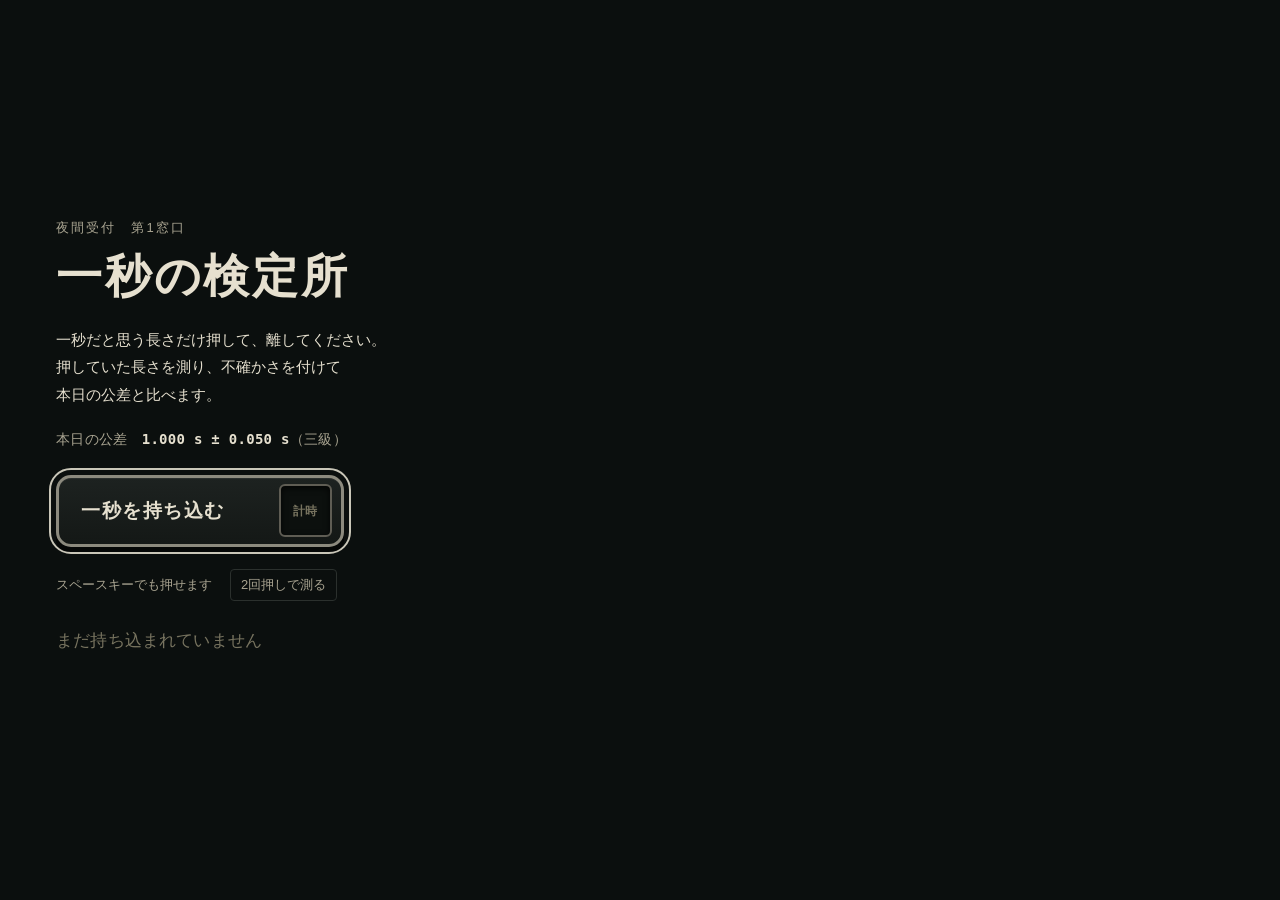
<file: index.html>
<!doctype html>
<html lang="ja">
<head>
<meta charset="utf-8">
<meta name="viewport" content="width=device-width, initial-scale=1">
<meta http-equiv="refresh" content="0; url=./second/">
<title>一秒の検定所</title>
<style>body{margin:0;background:#14120f;color:#e9e1cf;font:16px/1.6 sans-serif;padding:24px}a{color:#e9e1cf}</style>
</head>
<body><p><a href="./second/">一秒の検定所</a></p></body>
</html>
</file>
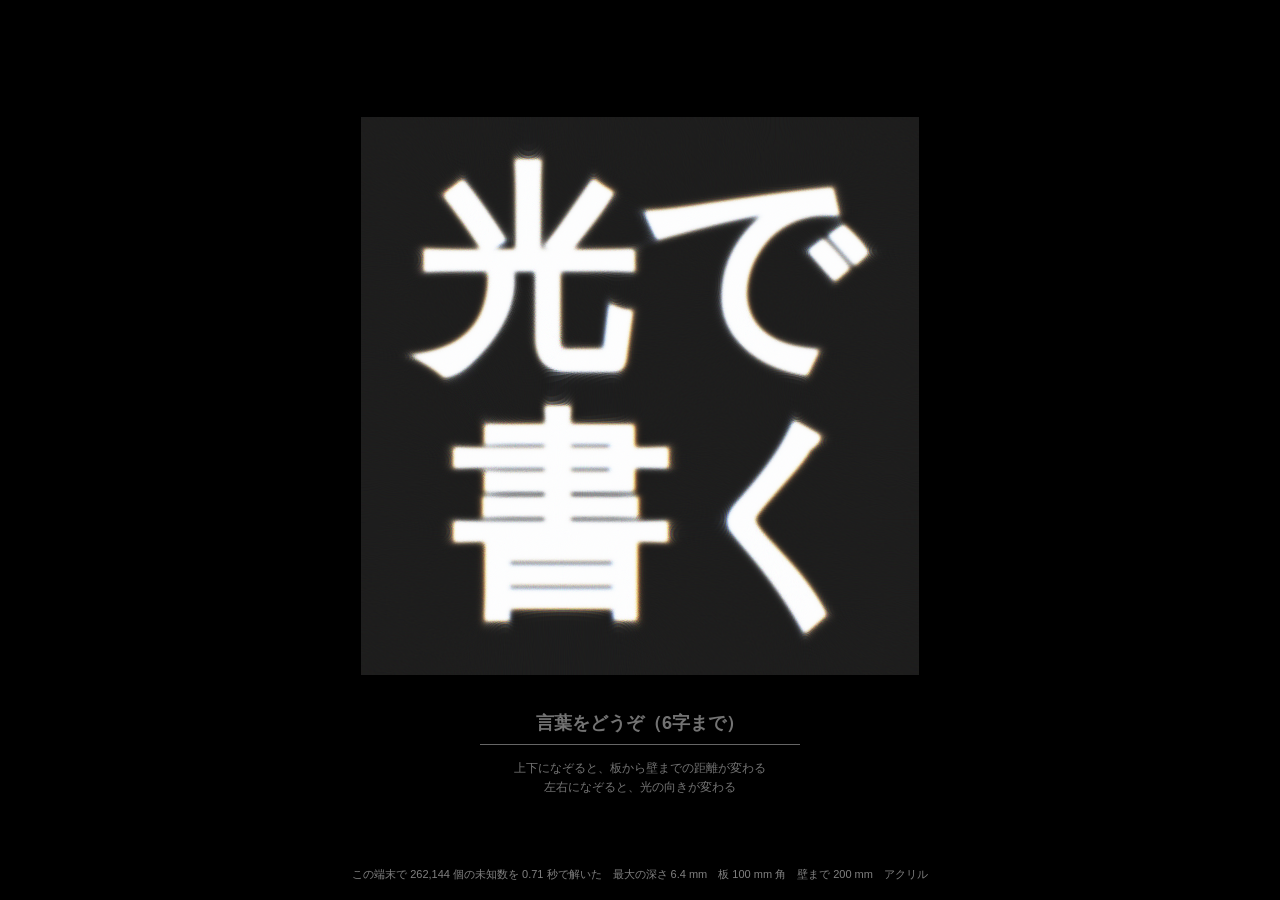
<file: glass/index.html>
<!doctype html>
<html lang="ja">
<head>
<meta charset="utf-8">
<meta name="viewport" content="width=device-width, initial-scale=1, viewport-fit=cover">
<meta name="color-scheme" content="dark">
<title>一枚のガラス</title>
<link rel="icon" href="data:,">
<style>
  :root {
    --font: 'Hiragino Sans', 'Hiragino Kaku Gothic ProN', 'Yu Gothic', YuGothic, Meiryo, 'Noto Sans JP', 'Noto Sans CJK JP', 'Source Han Sans JP', sans-serif;
  }
  html, body {
    margin: 0;
    height: 100%;
    overflow: hidden;
    background: #000;
    color: #fff;
    overscroll-behavior: none;
    -webkit-text-size-adjust: 100%;
  }
  body {
    position: fixed;
    inset: 0;
    font-family: var(--font);
    -webkit-user-select: none;
    user-select: none;
    -webkit-touch-callout: none;
    -webkit-tap-highlight-color: transparent;
  }
  #wall {
    position: fixed;
    left: 0;
    top: 0;
    display: block;
    touch-action: none;
  }
  #ui {
    position: fixed;
    left: 0;
    right: 0;
    display: flex;
    flex-direction: column;
    align-items: center;
    gap: 14px;
    opacity: 0;
    transition: opacity 0.8s ease;
    pointer-events: none;
  }
  #ui.on {
    opacity: 1;
    pointer-events: auto;
  }
  #word {
    width: min(320px, calc(100vw - 64px));
    box-sizing: border-box;
    padding: 8px 4px;
    border: 0;
    border-bottom: 1px solid rgba(255, 255, 255, 0.4);
    border-radius: 0;
    background: transparent;
    color: #fff;
    font: 700 18px/1.4 var(--font);
    text-align: center;
    outline: none;
    -webkit-user-select: text;
    user-select: text;
    -webkit-appearance: none;
    appearance: none;
  }
  #word::placeholder {
    color: rgba(255, 255, 255, 0.45);
  }
  #word:focus {
    border-bottom-color: rgba(255, 255, 255, 0.85);
  }
  #hint {
    margin: 0;
    padding: 0 16px;
    font-size: 12px;
    line-height: 1.6;
    color: rgba(255, 255, 255, 0.45);
    text-align: center;
    transition: opacity 0.8s ease;
  }
  #hint.off {
    opacity: 0;
  }
  #hint span {
    display: block;
  }
  #numbers {
    position: fixed;
    left: 0;
    right: 0;
    bottom: max(16px, env(safe-area-inset-bottom));
    margin: 0;
    padding: 0 16px;
    font-size: 11px;
    line-height: 1.6;
    color: rgba(255, 255, 255, 0.5);
    text-align: center;
    font-variant-numeric: tabular-nums;
    pointer-events: none;
  }
  #numbers span {
    display: inline-block;
    margin: 0 0.5em;
    text-wrap: balance;
  }
  #diag {
    position: fixed;
    left: 0;
    right: 0;
    top: max(8px, env(safe-area-inset-top));
    margin: 0;
    padding: 0 12px;
    font: 11px/1.5 ui-monospace, Menlo, Consolas, monospace;
    color: #9f9;
    word-break: break-all;
    pointer-events: none;
  }
  body.nogl #ui {
    display: none;
  }
</style>
</head>
<body>
<canvas id="wall" aria-label="板を通った光が映る壁"></canvas>
<div id="ui">
  <input id="word" type="text" maxlength="24" placeholder="言葉をどうぞ（6字まで）" autocomplete="off" autocorrect="off" autocapitalize="off" spellcheck="false" enterkeyhint="done" aria-label="言葉">
  <p id="hint"><span>上下になぞると、板から壁までの距離が変わる</span><span>左右になぞると、光の向きが変わる</span></p>
</div>
<p id="numbers"></p>
<p id="diag" hidden></p>
<noscript><p style="position:fixed;left:0;right:0;top:45%;text-align:center">光を描くには JavaScript が要る</p></noscript>
<script type="module" src="./main.js"></script>
</body>
</html>
</file>
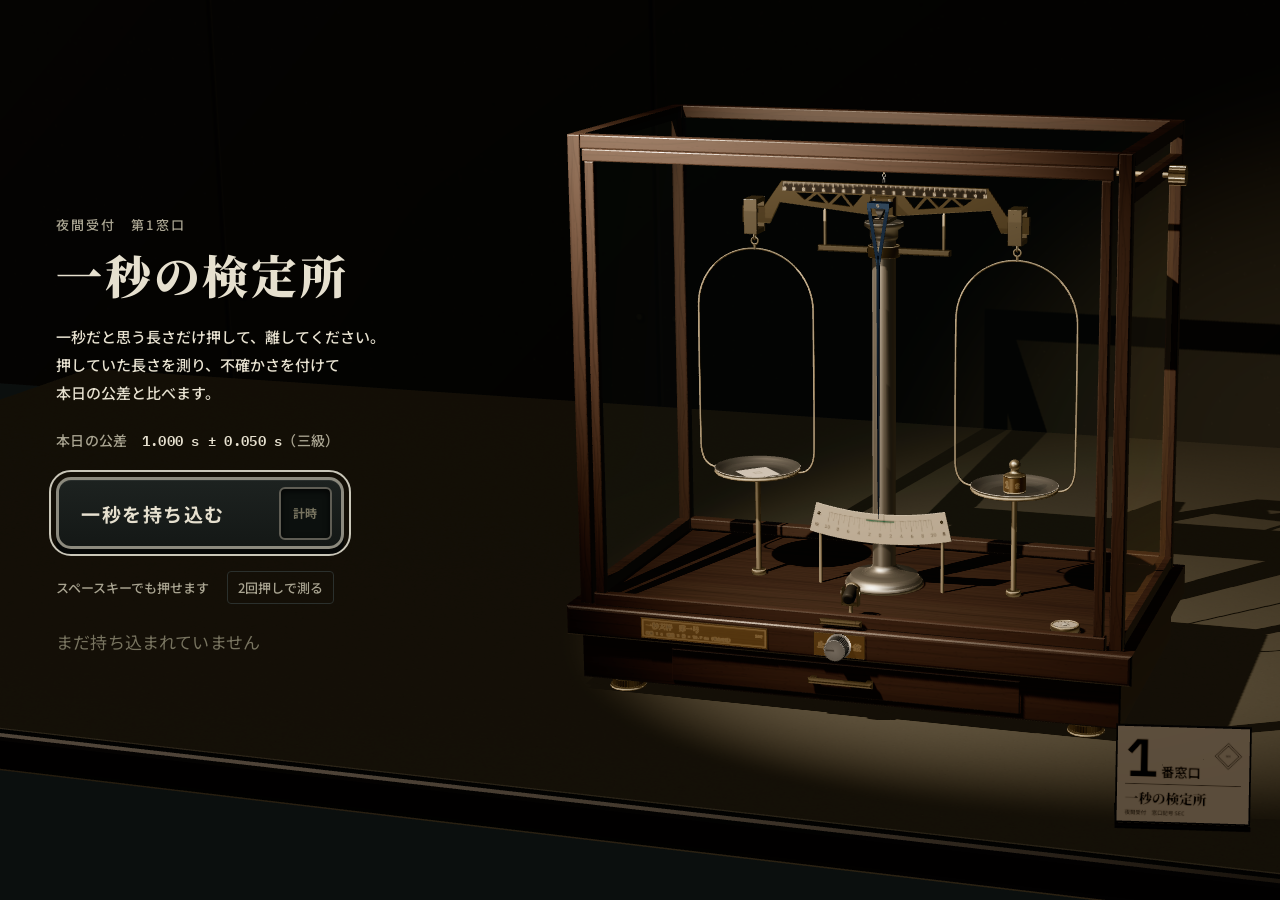
<file: second/index.html>
<!doctype html>
<html lang="ja">
<head>
<meta charset="utf-8">
<meta name="viewport" content="width=device-width, initial-scale=1, viewport-fit=cover">
<title>一秒の検定所</title>
<meta name="description" content="夜間の窓口で、持ち込まれた一秒を化学天秤で検定する。">
<meta name="theme-color" content="#0b0f0e">
<link rel="preconnect" href="https://fonts.googleapis.com">
<link rel="preconnect" href="https://fonts.gstatic.com" crossorigin>
<link rel="stylesheet" href="https://fonts.googleapis.com/css2?family=IBM+Plex+Mono:wght@400;600&family=Noto+Sans+JP:wght@500;700&family=Noto+Serif+JP:wght@700;900&display=swap">
<style>
  :root {
    --bg: #0b0f0e;
    --ink: #e6e0cf;
    --ink-2: #a9a491;
    --ink-3: #77735f;
    --rule: #2b302d;
    --accent: #2D765D;
    --accent-lit: #3f9a79;
    --metal: #8c8a7e;
    --metal-hi: #c9c6b8;
    --face: #171b19;
    color-scheme: dark;
  }
  * { box-sizing: border-box; }
  html, body { margin: 0; height: 100%; background: var(--bg); color: var(--ink); }
  body {
    font-family: "Noto Sans JP", sans-serif; font-weight: 500;
    overflow: hidden; -webkit-text-size-adjust: 100%;
  }
  #view { position: fixed; inset: 0; width: 100%; height: 100%; display: block; touch-action: none; cursor: grab; }
  #view.dragging { cursor: grabbing; }
  .desk {
    position: fixed; inset: 0; pointer-events: none;
    display: flex; flex-direction: column; justify-content: center;
    width: min(38vw, 560px); min-width: 340px;
    padding: 48px 40px 48px 56px;
  }
  .desk > * { pointer-events: auto; }
  .kicker { margin: 0 0 14px; font-size: 13px; letter-spacing: 0.16em; color: var(--ink-2); }
  h1 { margin: 0 0 22px; font-family: "Noto Serif JP", serif; font-weight: 900; font-size: 46px; letter-spacing: 0.06em; line-height: 1.15; }
  .lead { margin: 0 0 22px; font-size: 15px; line-height: 1.85; color: var(--ink); max-width: 30em; text-wrap: pretty; }
  .lead .ph { display: inline-block; }
  .tol { margin: 0 0 26px; font-family: "IBM Plex Mono", "Noto Sans JP", monospace; font-size: 14px; color: var(--ink-2); letter-spacing: 0.02em; }
  .tol b { font-weight: 600; color: var(--ink); }

  .hold {
    position: relative; display: flex; align-items: center; justify-content: space-between;
    width: 288px; height: 72px; padding: 0 9px 0 22px;
    border-radius: 15px; border: 3px solid var(--metal);
    background: linear-gradient(#1d2220, #141816);
    box-shadow: 0 7px 0 #050706, inset 0 1px 0 rgba(255,255,255,0.06);
    color: var(--ink); font: 700 19px/1 "Noto Sans JP", sans-serif; letter-spacing: 0.08em;
    cursor: pointer; transform: translateY(0); transition: transform 40ms linear, box-shadow 40ms linear;
  }
  .hold:focus-visible { outline: 2px solid var(--metal-hi); outline-offset: 5px; }
  .hold .win {
    width: 53px; height: 53px; border-radius: 6px; flex: none;
    display: flex; align-items: center; justify-content: center;
    border: 2px solid #5f5d54; background: #0c100e;
    box-shadow: inset 0 2px 6px rgba(0,0,0,0.8);
    font: 700 12px/1 "Noto Sans JP", sans-serif; letter-spacing: 0.06em; color: var(--ink-3);
  }
  .hold[data-state="holding"], .hold[data-state="waiting-second"] { transform: translateY(7px); box-shadow: 0 0 0 #050706, inset 0 1px 0 rgba(255,255,255,0.04); }
  .hold[data-state="holding"] .win { background: var(--accent-lit); border-color: #6e8f80; box-shadow: inset 0 0 10px rgba(0,0,0,0.25); color: #0c100e; }
  .hold[data-state="waiting-second"] .win { background: var(--accent); border-color: #5c7a6c; color: #0c100e; }

  .sub { display: flex; align-items: center; gap: 18px; margin: 22px 0 0; font-size: 13px; color: var(--ink-2); }
  .mode {
    font: 500 13px "Noto Sans JP", sans-serif; color: var(--ink-2);
    background: none; border: 1px solid var(--rule); border-radius: 4px; padding: 6px 10px; cursor: pointer;
  }
  .mode[aria-pressed="true"] { color: var(--ink); border-color: var(--accent); }
  .mode:focus-visible { outline: 2px solid var(--metal-hi); outline-offset: 3px; }
  .result {
    margin: 26px 0 0; min-height: 3.2em; line-height: 1.6;
    font-family: "IBM Plex Mono", "Noto Sans JP", monospace; font-size: 17px; font-weight: 600; letter-spacing: 0.01em;
    color: var(--ink); white-space: nowrap;
  }
  .result.idle { color: var(--ink-3); font-weight: 400; }
  .result .row { display: block; }
  .result .row + .row { color: var(--ink-2); }
  .result .seg { white-space: nowrap; }
  .nogl { display: none; margin: 18px 0 0; font-size: 13px; color: var(--ink-2); line-height: 1.7; }
  .no-webgl #view { display: none; }
  .no-webgl .nogl { display: block; }

  @media (max-aspect-ratio: 1/1), (max-width: 760px) {
    .desk { width: 100%; min-width: 0; padding: 0; display: block; }
    .top { position: fixed; left: 0; right: 0; top: 0; padding: max(22px, env(safe-area-inset-top)) 20px 0; pointer-events: none; }
    .bottom { position: fixed; left: 0; right: 0; bottom: 0; padding: 0 20px max(22px, env(safe-area-inset-bottom)); }
    .kicker { margin-bottom: 8px; font-size: 12px; }
    h1 { font-size: 32px; margin-bottom: 0; }
    .lead { font-size: 14px; line-height: 1.75; margin-bottom: 12px; }
    .tol { font-size: 13px; margin-bottom: 16px; }
    .hold { width: 100%; max-width: 352px; height: 76px; }
    .sub { margin-top: 18px; }
    .result { margin-top: 16px; font-size: 15px; white-space: normal; }
  }
  @media (hover: none) and (pointer: coarse) {
    .keyhint { display: none; }
  }
  @media (prefers-reduced-motion: reduce) {
    .hold { transition: none; }
  }
</style>
</head>
<body>
<canvas id="view" aria-hidden="true"></canvas>
<main class="desk">
  <div class="top">
    <p class="kicker">夜間受付　第1窓口</p>
    <h1>一秒の検定所</h1>
  </div>
  <div class="bottom">
    <p class="lead"><span class="ph">一秒だと思う長さだけ押して、</span><span class="ph">離してください。</span><span class="ph">押していた長さを測り、</span><span class="ph">不確かさを付けて</span><span class="ph">本日の公差と比べます。</span></p>
    <p class="tol" id="tol">本日の公差　<b>1.000 s ± 0.050 s</b>（三級）</p>
    <button class="hold" id="hold" type="button" data-state="idle" autofocus><span>一秒を持ち込む</span><span class="win" aria-hidden="true">計時</span></button>
    <div class="sub">
      <span class="keyhint">スペースキーでも押せます</span>
      <button class="mode" id="mode" type="button" aria-pressed="false">2回押しで測る</button>
    </div>
    <p class="result idle" id="result" aria-live="polite">まだ持ち込まれていません</p>
    <p class="nogl">この端末では天秤を描けません。手続きと判定はこのまま使えます。</p>
  </div>
</main>
<script type="module" src="./main.js"></script>
</body>
</html>
</file>
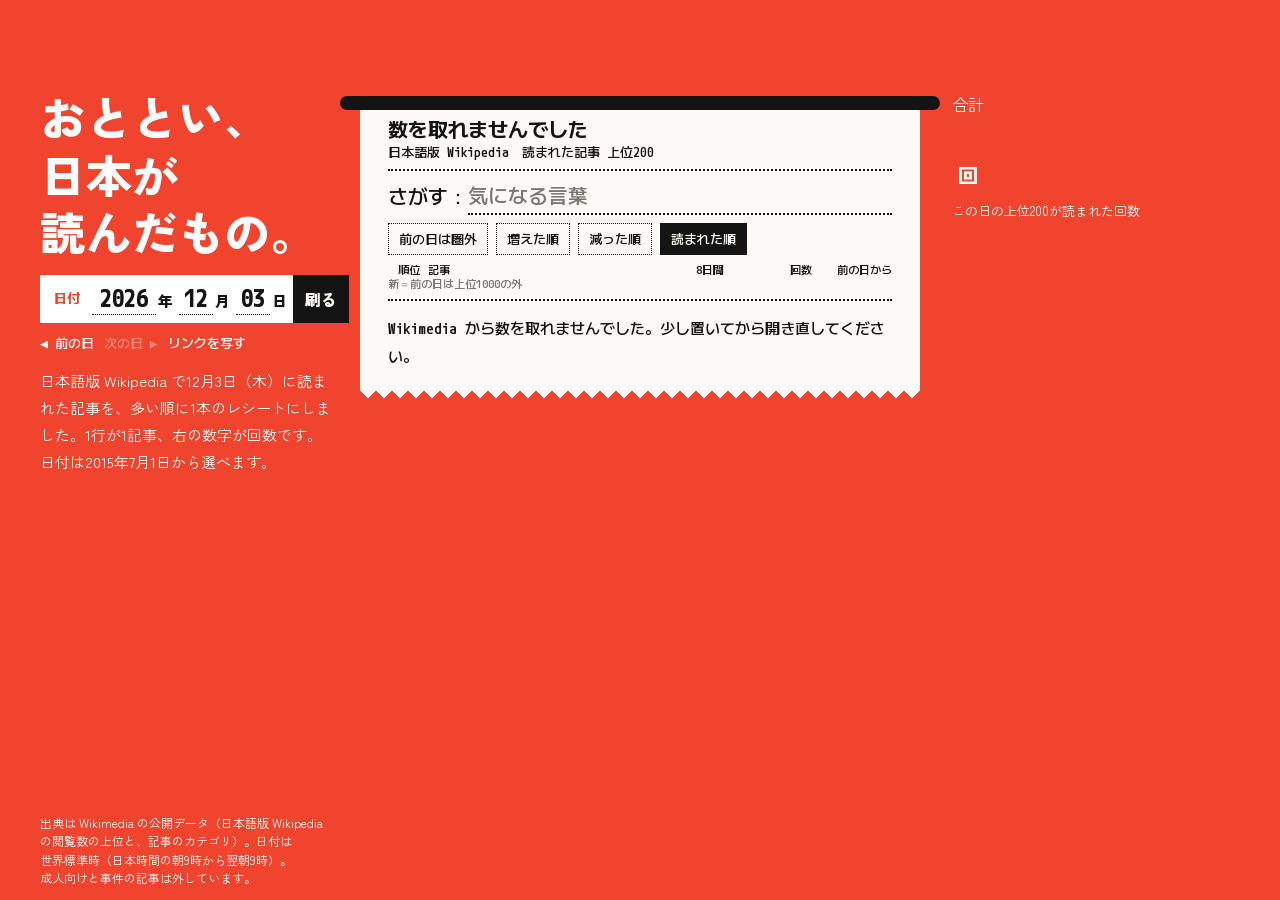
<file: yonda/index.html>
<!doctype html>
<html lang="ja">
<head>
<meta charset="utf-8">
<meta name="viewport" content="width=device-width, initial-scale=1, viewport-fit=cover">
<title>きのう、日本が読んだもの。</title>
<meta name="description" content="日本語版 Wikipedia でその日に読まれた記事の上位200を、多い順に1本のレシートにしました。">
<meta name="color-scheme" content="light">
<meta name="theme-color" content="#F0442E">
<link rel="icon" href="data:image/svg+xml,%3Csvg xmlns='http://www.w3.org/2000/svg' viewBox='0 0 32 32'%3E%3Crect width='32' height='32' fill='%23F0442E'/%3E%3Crect x='4' y='5' width='24' height='4' rx='2' fill='%23141414'/%3E%3Cpath d='M8 7h16v18l-2 2-2-2-2 2-2-2-2 2-2-2-2 2-2-2z' fill='%23FBFAF6'/%3E%3C/svg%3E">
<link rel="preconnect" href="https://fonts.googleapis.com">
<link rel="preconnect" href="https://fonts.gstatic.com" crossorigin>
<link rel="stylesheet" href="https://fonts.googleapis.com/css2?family=Zen+Kaku+Gothic+New:wght@400;900&amp;family=M+PLUS+1+Code:wght@500;700&amp;family=Roboto+Mono:wght@500&amp;display=swap">
<link rel="stylesheet" href="style.css">
<script type="module" src="app.js"></script>
</head>
<body>
<header class="intro" id="intro">
  <p class="year" id="year" hidden></p>
  <h1 id="title"><span id="t1">きのう、</span><span>日本が</span><span>読んだもの。</span></h1>
  <div class="ctl" id="ctl">
    <form class="pick" id="pick" autocomplete="off" novalidate>
      <label class="pk-label" for="dy">日付</label>
      <span class="pk-f"><input class="pk-in pk-y" id="dy" inputmode="numeric" maxlength="4" aria-label="年"><span class="pk-u">年</span></span>
      <span class="pk-f"><input class="pk-in pk-m" id="dm" inputmode="numeric" maxlength="2" aria-label="月"><span class="pk-u">月</span></span>
      <span class="pk-f"><input class="pk-in pk-d" id="dd" inputmode="numeric" maxlength="2" aria-label="日"><span class="pk-u">日</span></span>
      <button class="pk-go" type="submit">刷る</button>
    </form>
    <div class="nav" id="nav">
      <button type="button" id="nv-prev">◀ 前の日</button>
      <button type="button" id="nv-next">次の日 ▶</button>
      <button type="button" id="nv-copy">リンクを写す</button>
      <button type="button" id="nv-back" hidden>きのうに戻る</button>
      <span class="nv-msg" id="nv-msg" role="status" hidden></span>
    </div>
    <p class="lead" id="lead"></p>
  </div>
  <p class="src">出典は Wikimedia の公開データ（日本語版 Wikipedia の閲覧数の上位と、記事のカテゴリ）。日付は世界標準時（日本時間の朝9時から翌朝9時）。成人向けと事件の記事は外しています。</p>
</header>

<aside class="meter" id="meter" aria-live="polite">
  <p class="m-label">合計</p>
  <p class="m-total" id="total"><span class="m-num" id="total-num"></span><span class="m-unit">回</span></p>
  <p class="m-note" id="m-note">この日の上位200が読まれた回数</p>
  <div class="ruler" id="ruler" hidden>
    <span class="r-line" aria-hidden="true"></span>
    <span class="r-year" id="r-year" hidden></span>
    <ol class="r-ticks" id="ticks"></ol>
    <div class="r-mark" id="mark" aria-hidden="true"><span class="r-bar"></span><span class="r-now" id="now"></span></div>
  </div>
</aside>

<section class="groups" id="groups" aria-label="まとめて増えたもの" hidden>
  <p class="gs-head"></p>
  <div class="gs-list"></div>
  <p class="gs-note"></p>
</section>

<main id="main">
  <div class="mask" aria-hidden="true"></div>
  <div class="mouth" aria-hidden="true"></div>
  <div class="track" id="track">
    <div class="sheet" id="sheet">
      <div class="paper head" id="head">
        <p class="p-date" id="h-date">&nbsp;</p>
        <p class="p-sub" id="h-sub">日本語版 Wikipedia　読まれた記事 上位200</p>
        <hr class="rule">
        <div class="p-search">
          <label for="q">さがす：</label>
          <div class="field"><input id="q" type="search" placeholder="気になる言葉" autocomplete="off" spellcheck="false" enterkeyhint="search"></div>
        </div>
        <div class="tabs" role="group" aria-label="並べ方">
          <button class="tab" type="button" data-m="new" aria-pressed="false">前の日は圏外</button>
          <button class="tab" type="button" data-m="up" aria-pressed="false">増えた順</button>
          <button class="tab" type="button" data-m="down" aria-pressed="false">減った順</button>
          <button class="tab" type="button" data-m="views" aria-pressed="true">読まれた順</button>
        </div>
        <div class="colhead" aria-hidden="true"><span class="c-rank">順位</span><span>記事</span><span>8日間</span><span class="c-v">回数</span><span class="c-d">前の日から</span></div>
        <p class="colnote">新＝前の日は上位1000の外</p>
        <hr class="rule rule-last">
      </div>
      <div class="body" id="body"></div>
    </div>
  </div>
</main>
</body>
</html>
</file>
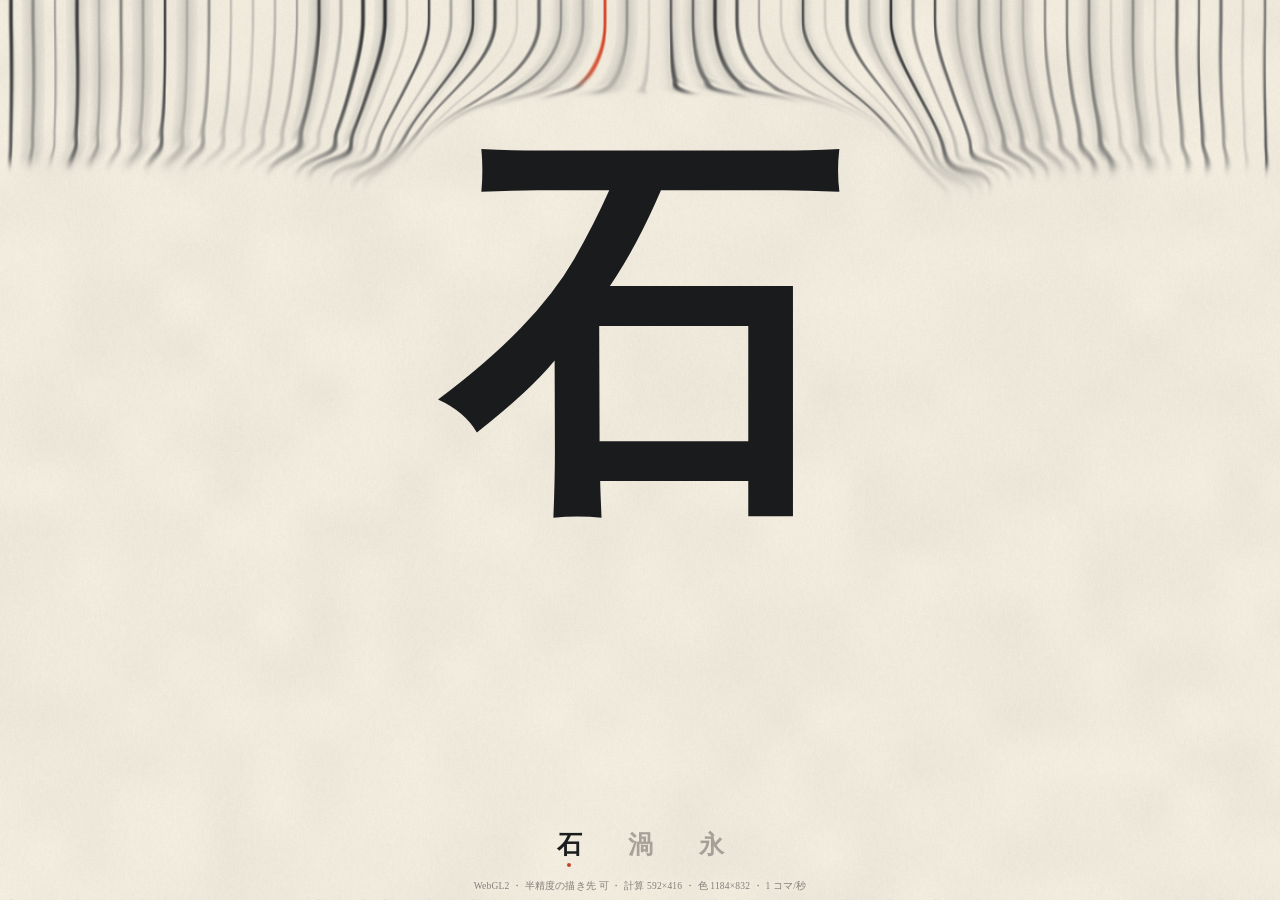
<file: s/a/index.html>
<!doctype html>
<html lang="ja">
<head>
<meta charset="utf-8">
<meta name="viewport" content="width=device-width, initial-scale=1, maximum-scale=1, user-scalable=no, viewport-fit=cover">
<meta name="theme-color" content="#efe9dc">
<meta name="color-scheme" content="light">
<title>字をよける流れ</title>
<style>
html,body{margin:0;height:100%;overflow:hidden;background:#efe9dc}
body{position:fixed;inset:0;touch-action:none;overscroll-behavior:none;-webkit-user-select:none;user-select:none;-webkit-touch-callout:none;-webkit-tap-highlight-color:transparent;-webkit-text-size-adjust:100%;font-family:"Hiragino Mincho ProN","Yu Mincho",YuMincho,serif;color:#1b1c1d}
#fluid{position:absolute;left:0;top:0;width:100%;height:100%;display:block;touch-action:none;opacity:0}
#glyphs{position:absolute;inset:0;pointer-events:none}
#glyphs canvas{position:absolute;opacity:0}
#picks{position:absolute;left:0;right:0;bottom:calc(28px + env(safe-area-inset-bottom));display:flex;justify-content:center;gap:20px}
#picks button{font:600 25px/1 "Hiragino Mincho ProN","Yu Mincho",YuMincho,serif;color:inherit;background:none;border:0;margin:0;padding:10px 13px 15px;position:relative;opacity:.34;cursor:pointer;text-shadow:0 0 3px #efe9dc,0 0 8px #efe9dc,0 0 14px #efe9dc;transition:opacity .3s}
#picks button[aria-pressed="true"]{opacity:1}
#picks button[aria-pressed="true"]::after{content:"";position:absolute;left:50%;bottom:5px;width:4px;height:4px;margin-left:-2px;border-radius:50%;background:#c4452c}
#picks button:focus{outline:none}
#diag{position:absolute;left:0;right:0;bottom:calc(9px + env(safe-area-inset-bottom));text-align:center;font-size:9.5px;line-height:1;letter-spacing:.02em;color:rgba(27,28,29,.52);white-space:nowrap;pointer-events:none;text-shadow:0 0 3px #efe9dc,0 0 6px #efe9dc}
</style>
</head>
<body>
<canvas id="fluid"></canvas>
<div id="glyphs"></div>
<nav id="picks"><button type="button" data-i="0" aria-pressed="true">石</button><button type="button" data-i="1" aria-pressed="false">渦</button><button type="button" data-i="2" aria-pressed="false">永</button></nav>
<div id="diag">&nbsp;</div>
<script>
(function () {
'use strict';

/* ---------- 決めごと ---------- */
var FONT = '"Hiragino Mincho ProN", "Yu Mincho", YuMincho, serif';
var WEIGHT = 600;
var CHARS = ['石', '渦', '永'];
var PAPER = [0.937, 0.914, 0.863];
var SUMI = [0.74, 0.72, 0.69];      // 墨の吸収（濃さ1あたり）
var GLYPH_D = 3.0;                  // 字の墨の濃さ
var STEP = 1 / 60;                  // 計算の1歩の時間

var cfg = {
  emCells: 184,   // 字の大きさを計算の格子で何マスにするか
  flow: 0.42,     // 流れの速さ（字の大きさ／秒）
  curl: 0,        // 渦の補強の強さ（流れの速さに対して。0 なら回さない）
  sharp: 1,       // 速度を運ぶときの誤差の戻し（0 で後ろ向きにたどるだけ）
  band: 0.035,    // 上の帯の高さ（画面の高さに対して）
  wob: 0.035,     // 入る流れの横ゆれ
  spacing: 18,    // 字の大きさあたりの筋の本数
  width: 1.15,    // 筋の太さ（色の格子のマス）
  nu1: 2, nu2: 2, nuC: 12, omega: 0.8, decay: 0.9, cycles: 2,
  boost: 4, boostT: 1, rampT: 0.7, swBoost: 3, swT: 1.2,
  swInk: 1.6,     // 替えたときに前の字の場所へ足す墨の濃さ
  still: 0.985,   // 流れが止まっている所の墨を1歩ごとに薄める割合（閉じた懐に墨が溜まり続けないように）
  fingerR: 18, start: 0
};
location.hash.slice(1).split('&').forEach(function (kv) {
  var a = kv.split('=');
  if (a.length === 2 && Object.prototype.hasOwnProperty.call(cfg, a[0]) && isFinite(+a[1])) cfg[a[0]] = +a[1];
});

var INK_CSS = 'rgb(' + SUMI.map(function (a, i) { return Math.round(255 * PAPER[i] * Math.exp(-a * GLYPH_D)); }).join(',') + ')';

var diagEl = document.getElementById('diag');
var glyphBox = document.getElementById('glyphs');
var buttons = Array.prototype.slice.call(document.querySelectorAll('#picks button'));
var canvas = document.getElementById('fluid');

/* ---------- 置き方 ---------- */
var Lay = {};
function computeLayout() {
  var W = window.innerWidth, H = window.innerHeight;
  var portrait = H >= W;
  var em = Math.min(W * 0.74, H * (portrait ? 0.4 : 0.44));
  var cell = em / cfg.emCells;
  var sw = W / cell, sh = H / cell, sMin = Math.min(sw, sh);
  if (sMin > 448) { sw *= 448 / sMin; sh *= 448 / sMin; }
  if (sMin < 160) { sw *= 160 / sMin; sh *= 160 / sMin; }
  var simW = Math.max(16, Math.round(sw / 16) * 16), simH = Math.max(16, Math.round(sh / 16) * 16);
  Lay = {
    W: W, H: H, em: em, cx: W / 2, cy: H * (portrait ? 0.33 : 0.37),
    simW: simW, simH: simH, dyeW: simW * 2, dyeH: simH * 2,
    sx: simW / W, sy: simH / H,
    dpr: window.devicePixelRatio || 1, dprGL: Math.min(window.devicePixelRatio || 1, 2)
  };
  Lay.emSim = em * Lay.sx;
}

/* ---------- 字の形（画面の字・境界・墨） ---------- */
var glyphs = [];
var measureCtx = document.createElement('canvas').getContext('2d');

function glyphMetrics(ch) {
  measureCtx.font = WEIGHT + ' ' + Lay.em + 'px ' + FONT;
  var m = measureCtx.measureText(ch);
  var bl = m.actualBoundingBoxLeft, br = m.actualBoundingBoxRight;
  var ba = m.actualBoundingBoxAscent, bd = m.actualBoundingBoxDescent;
  var bw = bl + br, bh = ba + bd;
  var ox = Lay.cx - bw / 2 + bl, oy = Lay.cy - bh / 2 + ba;
  return { ox: ox, oy: oy, x0: ox - bl, y0: oy - ba, w: bw, h: bh };
}

function buildGlyphCPU(i) {
  var ch = CHARS[i], g = glyphMetrics(ch);
  var font = WEIGHT + ' ' + Lay.em + 'px ' + FONT;

  // 画面に描く字（元の細さのまま）
  var pad = 6, dpr = Lay.dpr;
  var c = document.createElement('canvas');
  var cw = Math.ceil((g.w + pad * 2) * dpr), chh = Math.ceil((g.h + pad * 2) * dpr);
  c.width = cw; c.height = chh;
  c.style.left = (g.x0 - pad) + 'px'; c.style.top = (g.y0 - pad) + 'px';
  c.style.width = (cw / dpr) + 'px'; c.style.height = (chh / dpr) + 'px';
  var cx = c.getContext('2d');
  cx.setTransform(dpr, 0, 0, dpr, -(g.x0 - pad) * dpr, -(g.y0 - pad) * dpr);
  cx.font = font; cx.fillStyle = INK_CSS; cx.textBaseline = 'alphabetic';
  cx.fillText(ch, g.ox, g.oy);
  glyphBox.appendChild(c);

  // 計算の格子の4倍で描いて、境界と墨を作る
  var S = 4, W = Lay.simW, H = Lay.simH, sx = Lay.sx, sy = Lay.sy;
  var i0 = Math.max(0, Math.floor(g.x0 * sx) - 3), i1 = Math.min(W, Math.ceil((g.x0 + g.w) * sx) + 3);
  var j0 = Math.max(0, Math.floor(g.y0 * sy) - 3), j1 = Math.min(H, Math.ceil((g.y0 + g.h) * sy) + 3);
  var rw = (i1 - i0) * S, rh = (j1 - j0) * S;
  var sc = document.createElement('canvas'); sc.width = rw; sc.height = rh;
  var sctx = sc.getContext('2d', { willReadFrequently: true });
  sctx.setTransform(S * sx, 0, 0, S * sy, -i0 * S, -j0 * S);
  sctx.font = font; sctx.fillStyle = '#000'; sctx.textBaseline = 'alphabetic';
  sctx.fillText(ch, g.ox, g.oy);
  var px = sctx.getImageData(0, 0, rw, rh).data;

  // 境界: 4×4 の中に画がかかればそのマスは固い。さらに1マス太らせる
  var core = new Uint8Array(W * H), mask0 = new Uint8Array(W * H);
  var i, j, a, b, mx;
  for (j = j0; j < j1; j++) for (i = i0; i < i1; i++) {
    mx = 0;
    for (b = 0; b < S; b++) for (a = 0; a < S; a++) {
      var v = px[(((j - j0) * S + b) * rw + (i - i0) * S + a) * 4 + 3];
      if (v > mx) mx = v;
    }
    if (mx > 100) core[(H - 1 - j) * W + i] = 1;
  }
  for (j = 0; j < H; j++) for (i = 0; i < W; i++) {
    var on = 0;
    for (b = -1; b <= 1 && !on; b++) for (a = -1; a <= 1; a++) {
      var ii = i + a, jj = j + b;
      if (ii >= 0 && ii < W && jj >= 0 && jj < H && core[jj * W + ii]) { on = 1; break; }
    }
    mask0[j * W + i] = on ? 255 : 0;
  }
  // 粗い格子の境界（4つの子のうち2つ以上が固ければ固い）
  var levels = [{ w: W, h: H, data: mask0 }];
  while (levels.length < LEVELS) {
    var p = levels[levels.length - 1], w2 = p.w >> 1, h2 = p.h >> 1, d2 = new Uint8Array(w2 * h2);
    for (j = 0; j < h2; j++) for (i = 0; i < w2; i++) {
      var n = (p.data[(2 * j) * p.w + 2 * i] ? 1 : 0) + (p.data[(2 * j) * p.w + 2 * i + 1] ? 1 : 0) +
              (p.data[(2 * j + 1) * p.w + 2 * i] ? 1 : 0) + (p.data[(2 * j + 1) * p.w + 2 * i + 1] ? 1 : 0);
      d2[j * w2 + i] = n >= 2 ? 255 : 0;
    }
    levels.push({ w: w2, h: h2, data: d2 });
  }
  // 墨にするときの形（色の格子、元の細さ）
  var DW = Lay.dyeW, DH = Lay.dyeH, ink = new Uint8Array(DW * DH);
  for (j = j0 * 2; j < j1 * 2; j++) for (i = i0 * 2; i < i1 * 2; i++) {
    var sum = 0, bx = (i - i0 * 2) * 2, by = (j - j0 * 2) * 2;
    sum += px[((by) * rw + bx) * 4 + 3] + px[((by) * rw + bx + 1) * 4 + 3] +
           px[((by + 1) * rw + bx) * 4 + 3] + px[((by + 1) * rw + bx + 1) * 4 + 3];
    ink[(DH - 1 - j) * DW + i] = sum >> 2;
  }
  return { ch: ch, canvas: c, levels: levels, ink: ink, metrics: g, tex: null };
}

function ensureGlyph(i) {
  if (!glyphs[i]) glyphs[i] = buildGlyphCPU(i);
  if (gl && !glyphs[i].tex) uploadGlyph(glyphs[i]);
  return glyphs[i];
}

/* ---------- WebGL ---------- */
var gl = null, gl2 = false, fmt = null, manual = false, halfOK = false;

function renderable(g, internal, format, type) {
  var t = g.createTexture();
  g.bindTexture(g.TEXTURE_2D, t);
  g.texParameteri(g.TEXTURE_2D, g.TEXTURE_MIN_FILTER, g.NEAREST);
  g.texParameteri(g.TEXTURE_2D, g.TEXTURE_MAG_FILTER, g.NEAREST);
  g.texParameteri(g.TEXTURE_2D, g.TEXTURE_WRAP_S, g.CLAMP_TO_EDGE);
  g.texParameteri(g.TEXTURE_2D, g.TEXTURE_WRAP_T, g.CLAMP_TO_EDGE);
  g.texImage2D(g.TEXTURE_2D, 0, internal, 4, 4, 0, format, type, null);
  var fb = g.createFramebuffer();
  g.bindFramebuffer(g.FRAMEBUFFER, fb);
  g.framebufferTexture2D(g.FRAMEBUFFER, g.COLOR_ATTACHMENT0, g.TEXTURE_2D, t, 0);
  var ok = g.checkFramebufferStatus(g.FRAMEBUFFER) === g.FRAMEBUFFER_COMPLETE;
  g.bindFramebuffer(g.FRAMEBUFFER, null);
  g.deleteFramebuffer(fb); g.deleteTexture(t);
  while (g.getError() !== g.NO_ERROR) { /* 試しの誤りを捨てる */ }
  return ok;
}

function tryContext(cv, kind) {
  var attrs = { alpha: false, depth: false, stencil: false, antialias: false, premultipliedAlpha: false, preserveDrawingBuffer: false, powerPreference: 'high-performance' };
  var g = null;
  try { g = cv.getContext(kind, attrs) || (kind === 'webgl' ? cv.getContext('experimental-webgl', attrs) : null); } catch (e) { g = null; }
  if (!g) return null;
  g.clearColor(PAPER[0], PAPER[1], PAPER[2], 1);
  g.clear(g.COLOR_BUFFER_BIT);
  var f = null;
  if (kind === 'webgl2') {
    g.getExtension('EXT_color_buffer_float');
    g.getExtension('EXT_color_buffer_half_float');
    f = { type: g.HALF_FLOAT, vin: g.RGBA16F, vfmt: g.RGBA, sin: g.R16F, sfmt: g.RED };
    if (!renderable(g, f.vin, f.vfmt, f.type)) f = null;
    else if (!renderable(g, f.sin, f.sfmt, f.type)) { f.sin = g.RGBA16F; f.sfmt = g.RGBA; }
  } else {
    var hf = g.getExtension('OES_texture_half_float');
    g.getExtension('OES_texture_half_float_linear');
    g.getExtension('EXT_color_buffer_half_float');
    if (hf) {
      f = { type: hf.HALF_FLOAT_OES, vin: g.RGBA, vfmt: g.RGBA, sin: g.RGBA, sfmt: g.RGBA };
      if (!renderable(g, f.vin, f.vfmt, f.type)) f = null;
    }
  }
  return { g: g, f: f };
}

var VS = 'attribute vec2 aPos; varying vec2 vUv; void main(){ vUv = aPos * 0.5 + 0.5; gl_Position = vec4(aPos, 0.0, 1.0); }';

var HEAD = [
'precision highp float;',
'precision highp sampler2D;',
'varying vec2 vUv;',
'vec2 wrapUV(vec2 uv) { return vec2(uv.x, fract(uv.y)); }',
'#ifdef MANUAL_FILTER',
'vec4 samp(sampler2D t, vec2 uv, vec2 size) {',
'  vec2 st = uv * size - 0.5; vec2 i = floor(st); vec2 f = st - i;',
'  vec2 c = (i + 0.5) / size; vec2 ex = vec2(1.0 / size.x, 0.0); vec2 ey = vec2(0.0, 1.0 / size.y);',
'  vec4 a = texture2D(t, wrapUV(c)); vec4 b = texture2D(t, wrapUV(c + ex));',
'  vec4 d = texture2D(t, wrapUV(c + ey)); vec4 e = texture2D(t, wrapUV(c + ex + ey));',
'  return mix(mix(a, b, f.x), mix(d, e, f.x), f.y);',
'}',
'#else',
'vec4 samp(sampler2D t, vec2 uv, vec2 size) { return texture2D(t, wrapUV(uv)); }',
'#endif',
''].join('\n');

// 固い所: 字（格子ごとの形）、左右の壁、指の丸
var OBS = [
'uniform sampler2D uMask;',
'uniform vec2 uFineSize;',
'uniform vec3 uFinger;',
'uniform vec2 uFingerVel;',
'float fingerAt(vec2 uv) {',
'  if (uFinger.z <= 0.0) return 0.0;',
'  vec2 d = uv - uFinger.xy; d.y -= floor(d.y + 0.5); d *= uFineSize;',
'  return step(dot(d, d), uFinger.z * uFinger.z);',
'}',
'float glyphAt(vec2 uv) { return step(0.5, texture2D(uMask, wrapUV(uv)).r); }',
'float solid(vec2 uv) {',
'  if (uv.x < 0.0 || uv.x > 1.0) return 1.0;',
'  return max(glyphAt(uv), fingerAt(uv));',
'}',
'vec2 wallVel(vec2 uv) {',
'  if (uv.x < 0.0 || uv.x > 1.0) return vec2(0.0);',
'  return glyphAt(uv) > 0.5 ? vec2(0.0) : uFingerVel * fingerAt(uv);',
'}',
''].join('\n');

var FS = {};
FS.fill = 'uniform vec4 uColor; void main(){ gl_FragColor = uColor; }';
FS.test = 'uniform sampler2D uT; void main(){ gl_FragColor = texture2D(uT, vec2(0.5, 0.5)); }';

FS.advect = [
'uniform sampler2D uVel; uniform sampler2D uSrc;',
'uniform vec2 uSimSize; uniform vec2 uSrcSize; uniform float uDt;',
'void main() {',
'  vec2 v = samp(uVel, vUv, uSimSize).xy;',
'  gl_FragColor = samp(uSrc, vUv - uDt * v / uSimSize, uSrcSize);',
'}'].join('\n');

// 後ろ向きにたどって運び、前向きに戻して誤差を半分足す。周りの4つの値の範囲に収める
var MAC = [
'uniform sampler2D uVel; uniform sampler2D uPhi; uniform sampler2D uHat;',
'uniform vec2 uSimSize; uniform vec2 uSize; uniform float uDt;',
'vec4 maccormack() {',
'  vec2 d = uDt * samp(uVel, vUv, uSimSize).xy / uSimSize;',
'  vec4 r = texture2D(uHat, vUv) + 0.5 * (texture2D(uPhi, vUv) - samp(uHat, vUv + d, uSize));',
'  vec2 c = (floor((vUv - d) * uSize - 0.5) + 0.5) / uSize;',
'  vec2 ex = vec2(1.0 / uSize.x, 0.0); vec2 ey = vec2(0.0, 1.0 / uSize.y);',
'  vec4 a = texture2D(uPhi, wrapUV(c)); vec4 b = texture2D(uPhi, wrapUV(c + ex));',
'  vec4 e = texture2D(uPhi, wrapUV(c + ey)); vec4 f = texture2D(uPhi, wrapUV(c + ex + ey));',
'  return clamp(r, min(min(a, b), min(e, f)), max(max(a, b), max(e, f)));',
'}',
''].join('\n');

FS.macVel = OBS + MAC + [
'uniform float uSharp;',
'void main() {',
'  vec4 r = mix(texture2D(uHat, vUv), maccormack(), uSharp);',
'  vec2 v = solid(vUv) > 0.5 ? wallVel(vUv) : r.xy;',
'  gl_FragColor = vec4(v, 0.0, 1.0);',
'}'].join('\n');

FS.macDye = MAC + [
'uniform sampler2D uMask; uniform vec2 uFineSize; uniform vec3 uFinger;',
'uniform float uBand; uniform float uTime; uniform float uSpacing; uniform float uWidth; uniform vec2 uShu;',
'uniform float uU; uniform float uStill;',
'float hash1(float n) { return fract(sin(n * 12.9898 + 4.1414) * 43758.5453); }',
'vec4 streaks(float x) {',
'  float xs = x * uSize.x / uSpacing - 0.5;',
'  float k = floor(xs + 0.5);',
'  float dx = (xs - k) * uSpacing;',
'  float h1 = hash1(k + 3.0); float h2 = hash1(k + 19.0); float h3 = hash1(k + 47.0); float h4 = hash1(k + 71.0);',
'  float w = uWidth * (0.75 + 0.6 * h2);',
'  float line = exp(-dx * dx / (w * w));',
'  float wash = exp(-dx * dx / (36.0 * w * w)) * step(0.62, h4) * 0.16;',
'  float dens = mix(0.4, 2.4, h1 * h1) * (0.72 + 0.28 * sin(uTime * (0.8 + 1.5 * h3) + 6.2832 * h2));',
'  float shu = (1.0 - step(0.5, abs(k - uShu.x))) * uShu.y;',
'  return vec4((line * dens + wash) * (1.0 - shu), line * 1.8 * shu, 0.0, 0.0);',
'}',
'void main() {',
'  vec4 r = maccormack();',
'  float m = texture2D(uMask, wrapUV(vUv)).r;',
'  if (uFinger.z > 0.0) {',
'    vec2 q = vUv - uFinger.xy; q.y -= floor(q.y + 0.5); q *= uFineSize;',
'    m = max(m, 1.0 - smoothstep(uFinger.z - 1.0, uFinger.z + 0.5, length(q)));',
'  }',
'  r *= 1.0 - 0.35 * m;',
'  float sp = length(samp(uVel, vUv, uSimSize).xy);',
'  r *= mix(uStill, 1.0, smoothstep(0.03 * uU, 0.15 * uU, sp));',
'  float edge = min(vUv.x, 1.0 - vUv.x) * uSize.x;',
'  r *= mix(0.94, 1.0, smoothstep(1.0, 8.0, edge));',
'  float bw = smoothstep(1.0 - uBand, 1.0 - 0.4 * uBand, vUv.y);',
'  r = mix(r, streaks(vUv.x), bw);',
'  gl_FragColor = max(r, vec4(0.0));',
'}'].join('\n');

FS.curl = [
'uniform sampler2D uVel; uniform vec2 uTexel;',
'void main() {',
'  float l = texture2D(uVel, wrapUV(vUv - vec2(uTexel.x, 0.0))).y;',
'  float r = texture2D(uVel, wrapUV(vUv + vec2(uTexel.x, 0.0))).y;',
'  float b = texture2D(uVel, wrapUV(vUv - vec2(0.0, uTexel.y))).x;',
'  float t = texture2D(uVel, wrapUV(vUv + vec2(0.0, uTexel.y))).x;',
'  gl_FragColor = vec4(0.5 * ((r - l) - (t - b)), 0.0, 0.0, 1.0);',
'}'].join('\n');

FS.force = OBS + [
'uniform sampler2D uVel; uniform sampler2D uCurl; uniform vec2 uTexel;',
'uniform float uEps; uniform float uDt; uniform float uBand; uniform float uU; uniform float uWob; uniform float uTime;',
'uniform vec4 uSplat; uniform vec2 uSplatVel;',
'void main() {',
'  vec2 v = texture2D(uVel, vUv).xy;',
'  vec2 ex = vec2(uTexel.x, 0.0); vec2 ey = vec2(0.0, uTexel.y);',
'  float cl = abs(texture2D(uCurl, wrapUV(vUv - ex)).r); float cr = abs(texture2D(uCurl, wrapUV(vUv + ex)).r);',
'  float cb = abs(texture2D(uCurl, wrapUV(vUv - ey)).r); float ct = abs(texture2D(uCurl, wrapUV(vUv + ey)).r);',
'  float cc = texture2D(uCurl, vUv).r;',
'  vec2 g = 0.5 * vec2(ct - cb, cr - cl);',
'  g /= length(g) + 1e-5;',
'  float near = max(max(solid(vUv - ex), solid(vUv + ex)), max(solid(vUv - ey), solid(vUv + ey)));',
'  v += uDt * uEps * cc * vec2(g.x, -g.y) * (1.0 - near);',
'  if (uSplat.z > 0.0) {',
'    vec2 q = vUv - uSplat.xy; q.y -= floor(q.y + 0.5); q *= uFineSize;',
'    v = mix(v, uSplatVel, exp(-dot(q, q) / (uSplat.z * uSplat.z)) * uSplat.w);',
'  }',
'  float bw = smoothstep(1.0 - uBand, 1.0 - 0.35 * uBand, vUv.y);',
'  float wob = uWob * uU * sin(6.2832 * vUv.x * 1.5 + uTime * 1.3 + 2.0 * sin(uTime * 0.41));',
'  v = mix(v, vec2(wob, -uU), bw);',
'  gl_FragColor = vec4(v, 0.0, 1.0);',
'}'].join('\n');

FS.div = OBS + [
'uniform sampler2D uVel; uniform vec2 uTexel;',
'float vx(vec2 uv) { return solid(uv) > 0.5 ? wallVel(uv).x : texture2D(uVel, wrapUV(uv)).x; }',
'float vy(vec2 uv) { return solid(uv) > 0.5 ? wallVel(uv).y : texture2D(uVel, wrapUV(uv)).y; }',
'void main() {',
'  if (solid(vUv) > 0.5) { gl_FragColor = vec4(0.0); return; }',
'  vec2 ex = vec2(uTexel.x, 0.0); vec2 ey = vec2(0.0, uTexel.y);',
'  gl_FragColor = vec4(0.5 * (vx(vUv + ex) - vx(vUv - ex) + vy(vUv + ey) - vy(vUv - ey)), 0.0, 0.0, 1.0);',
'}'].join('\n');

// 圧力: 重み付きヤコビの1回。固い隣は数えない（壁で圧力の傾きが0）
FS.smooth = OBS + [
'uniform sampler2D uP; uniform sampler2D uB; uniform vec2 uTexel;',
'uniform float uH2; uniform float uOmega; uniform float uIn;',
'void main() {',
'  vec2 ex = vec2(uTexel.x, 0.0); vec2 ey = vec2(0.0, uTexel.y);',
'  vec2 L = vUv - ex; vec2 R = vUv + ex; vec2 B = vUv - ey; vec2 T = vUv + ey;',
'  float wl = 1.0 - solid(L); float wr = 1.0 - solid(R); float wb = 1.0 - solid(B); float wt = 1.0 - solid(T);',
'  float n = wl + wr + wb + wt;',
'  float s = (wl * texture2D(uP, wrapUV(L)).r + wr * texture2D(uP, wrapUV(R)).r + wb * texture2D(uP, wrapUV(B)).r + wt * texture2D(uP, wrapUV(T)).r) * uIn;',
'  float pc = texture2D(uP, vUv).r * uIn;',
'  float o = 0.0;',
'  if (n > 0.5) {',
'    if (solid(vUv) > 0.5) o = s / n;',
'    else o = mix(pc, (s - uH2 * texture2D(uB, vUv).r) / n, uOmega);',
'  }',
'  gl_FragColor = vec4(o, 0.0, 0.0, 1.0);',
'}'].join('\n');

// 細かい格子の残りを4つずつ平均して粗い格子へ
FS.restrict = OBS + [
'uniform sampler2D uP; uniform sampler2D uB; uniform vec2 uTexel; uniform float uH2;',
'float resid(vec2 c) {',
'  if (solid(c) > 0.5) return 0.0;',
'  vec2 ex = vec2(uTexel.x, 0.0); vec2 ey = vec2(0.0, uTexel.y);',
'  float pc = texture2D(uP, wrapUV(c)).r;',
'  float a = 0.0; vec2 q;',
'  q = c - ex; if (solid(q) < 0.5) a += texture2D(uP, wrapUV(q)).r - pc;',
'  q = c + ex; if (solid(q) < 0.5) a += texture2D(uP, wrapUV(q)).r - pc;',
'  q = c - ey; if (solid(q) < 0.5) a += texture2D(uP, wrapUV(q)).r - pc;',
'  q = c + ey; if (solid(q) < 0.5) a += texture2D(uP, wrapUV(q)).r - pc;',
'  return texture2D(uB, wrapUV(c)).r - a / uH2;',
'}',
'void main() {',
'  vec2 h = 0.5 * uTexel;',
'  float r = resid(vUv + vec2(-h.x, -h.y)) + resid(vUv + vec2(h.x, -h.y)) + resid(vUv + vec2(-h.x, h.y)) + resid(vUv + vec2(h.x, h.y));',
'  gl_FragColor = vec4(0.25 * r, 0.0, 0.0, 1.0);',
'}'].join('\n');

FS.prolong = [
'uniform sampler2D uP; uniform sampler2D uC; uniform vec2 uCSize;',
'void main() { gl_FragColor = vec4(texture2D(uP, vUv).r + samp(uC, vUv, uCSize).r, 0.0, 0.0, 1.0); }'].join('\n');

FS.grad = OBS + [
'uniform sampler2D uVel; uniform sampler2D uP; uniform vec2 uTexel;',
'void main() {',
'  if (solid(vUv) > 0.5) { gl_FragColor = vec4(wallVel(vUv), 0.0, 1.0); return; }',
'  vec2 ex = vec2(uTexel.x, 0.0); vec2 ey = vec2(0.0, uTexel.y);',
'  vec2 L = vUv - ex; vec2 R = vUv + ex; vec2 B = vUv - ey; vec2 T = vUv + ey;',
'  float sl = solid(L); float sr = solid(R); float sb = solid(B); float st = solid(T);',
'  float pc = texture2D(uP, vUv).r;',
'  float pl = sl > 0.5 ? pc : texture2D(uP, wrapUV(L)).r;',
'  float pr = sr > 0.5 ? pc : texture2D(uP, wrapUV(R)).r;',
'  float pb = sb > 0.5 ? pc : texture2D(uP, wrapUV(B)).r;',
'  float pt = st > 0.5 ? pc : texture2D(uP, wrapUV(T)).r;',
'  vec2 v = texture2D(uVel, vUv).xy - 0.5 * vec2(pr - pl, pt - pb);',
'  if (sl > 0.5) v.x = max(v.x, wallVel(L).x);',
'  if (sr > 0.5) v.x = min(v.x, wallVel(R).x);',
'  if (sb > 0.5) v.y = max(v.y, wallVel(B).y);',
'  if (st > 0.5) v.y = min(v.y, wallVel(T).y);',
'  gl_FragColor = vec4(v, 0.0, 1.0);',
'}'].join('\n');

FS.injDye = [
'uniform sampler2D uDye; uniform sampler2D uInk; uniform float uD;',
'void main() {',
'  vec4 d = texture2D(uDye, vUv); float k = texture2D(uInk, vUv).r;',
'  d.r = max(d.r, k * uD); d.g *= 1.0 - k;',
'  gl_FragColor = d;',
'}'].join('\n');

FS.injVel = [
'uniform sampler2D uVel; uniform sampler2D uOld; uniform float uAmp; uniform float uSeed; uniform vec2 uSimSize;',
'void main() {',
'  vec2 v = texture2D(uVel, vUv).xy; float m = texture2D(uOld, vUv).r;',
'  vec2 q = vUv * uSimSize / 7.0 + uSeed;',
'  vec2 n = vec2(sin(q.y + 1.7 * sin(q.x * 0.8)), cos(q.x + 1.3 * sin(q.y * 0.7)));',
'  gl_FragColor = vec4(v + m * uAmp * n, 0.0, 1.0);',
'}'].join('\n');

FS.display = [
'uniform sampler2D uDye; uniform vec2 uDyeSize; uniform float uPx;',
'const vec3 PAPER = vec3(0.937, 0.914, 0.863);',
'const vec3 SUMI = vec3(0.74, 0.72, 0.69);',
'const vec3 SHU = vec3(0.10, 0.86, 1.12);',
'float h21(vec2 p) { p = fract(p * vec2(0.3183099, 0.3678794)) + 0.1; p += dot(p, p.yx + 19.19); return fract(p.x * p.y * 95.4307); }',
'float vn(vec2 p) {',
'  vec2 i = floor(p); vec2 f = fract(p); f = f * f * (3.0 - 2.0 * f);',
'  return mix(mix(h21(i), h21(i + vec2(1.0, 0.0)), f.x), mix(h21(i + vec2(0.0, 1.0)), h21(i + vec2(1.0, 1.0)), f.x), f.y);',
'}',
'void main() {',
'  vec4 d = max(samp(uDye, vUv, uDyeSize), vec4(0.0));',
'  vec2 p = gl_FragCoord.xy / uPx;',
'  float g = (h21(gl_FragCoord.xy) - 0.5) * 0.02 + (vn(p / 46.0) - 0.5) * 0.03 + (vn(p * vec2(0.9, 0.22)) - 0.5) * 0.012;',
'  vec3 ab = (d.r * SUMI + d.g * SHU) * (1.0 + 1.5 * g);',
'  gl_FragColor = vec4(PAPER * (1.0 + g) * exp(-ab), 1.0);',
'}'].join('\n');

var vsObj = null;
function compile(type, src) {
  var s = gl.createShader(type);
  gl.shaderSource(s, src);
  gl.compileShader(s);
  if (!gl.getShaderParameter(s, gl.COMPILE_STATUS)) throw new Error('shader: ' + gl.getShaderInfoLog(s));
  return s;
}
function program(fsrc, noManual) {
  var pre = (manual && !noManual) ? '#define MANUAL_FILTER\n' : '';
  var p = gl.createProgram();
  gl.attachShader(p, vsObj);
  gl.attachShader(p, compile(gl.FRAGMENT_SHADER, pre + HEAD + fsrc));
  gl.bindAttribLocation(p, 0, 'aPos');
  gl.linkProgram(p);
  if (!gl.getProgramParameter(p, gl.LINK_STATUS)) throw new Error('link: ' + gl.getProgramInfoLog(p));
  var u = {}, n = gl.getProgramParameter(p, gl.ACTIVE_UNIFORMS);
  for (var i = 0; i < n; i++) {
    var info = gl.getActiveUniform(p, i);
    u[info.name] = { loc: gl.getUniformLocation(p, info.name), type: info.type };
  }
  return { p: p, u: u };
}

function run(prog, out, uni) {
  gl.useProgram(prog.p);
  var unit = 0;
  for (var k in uni) {
    var e = prog.u[k];
    if (!e) continue;
    var v = uni[k];
    switch (e.type) {
      case gl.SAMPLER_2D:
        gl.activeTexture(gl.TEXTURE0 + unit);
        gl.bindTexture(gl.TEXTURE_2D, v.tex || v);
        gl.uniform1i(e.loc, unit++);
        break;
      case gl.FLOAT: gl.uniform1f(e.loc, v); break;
      case gl.FLOAT_VEC2: gl.uniform2f(e.loc, v[0], v[1]); break;
      case gl.FLOAT_VEC3: gl.uniform3f(e.loc, v[0], v[1], v[2]); break;
      case gl.FLOAT_VEC4: gl.uniform4f(e.loc, v[0], v[1], v[2], v[3]); break;
    }
  }
  if (out) { gl.bindFramebuffer(gl.FRAMEBUFFER, out.fbo); gl.viewport(0, 0, out.w, out.h); }
  else { gl.bindFramebuffer(gl.FRAMEBUFFER, null); gl.viewport(0, 0, canvas.width, canvas.height); }
  gl.drawArrays(gl.TRIANGLES, 0, 3);
}

function makeTex(w, h, internal, format, type, filter, data) {
  var t = gl.createTexture();
  gl.bindTexture(gl.TEXTURE_2D, t);
  gl.texParameteri(gl.TEXTURE_2D, gl.TEXTURE_MIN_FILTER, filter);
  gl.texParameteri(gl.TEXTURE_2D, gl.TEXTURE_MAG_FILTER, filter);
  gl.texParameteri(gl.TEXTURE_2D, gl.TEXTURE_WRAP_S, gl.CLAMP_TO_EDGE);
  gl.texParameteri(gl.TEXTURE_2D, gl.TEXTURE_WRAP_T, gl2 ? gl.REPEAT : gl.CLAMP_TO_EDGE);
  gl.texImage2D(gl.TEXTURE_2D, 0, internal, w, h, 0, format, type, data || null);
  return t;
}
function target(w, h, vec) {
  var tex = makeTex(w, h, vec ? fmt.vin : fmt.sin, vec ? fmt.vfmt : fmt.sfmt, fmt.type, manual ? gl.NEAREST : gl.LINEAR);
  var fbo = gl.createFramebuffer();
  gl.bindFramebuffer(gl.FRAMEBUFFER, fbo);
  gl.framebufferTexture2D(gl.FRAMEBUFFER, gl.COLOR_ATTACHMENT0, gl.TEXTURE_2D, tex, 0);
  gl.viewport(0, 0, w, h);
  gl.clearColor(0, 0, 0, 0);
  gl.clear(gl.COLOR_BUFFER_BIT);
  return { tex: tex, fbo: fbo, w: w, h: h };
}
function pair(w, h, vec) {
  return { read: target(w, h, vec), write: target(w, h, vec), swap: function () { var t = this.read; this.read = this.write; this.write = t; } };
}
function byteTex(w, h, data, filter) {
  gl.pixelStorei(gl.UNPACK_ALIGNMENT, 1);
  return makeTex(w, h, gl.LUMINANCE, gl.LUMINANCE, gl.UNSIGNED_BYTE, filter, data);
}
function uploadGlyph(G) {
  G.tex = G.levels.map(function (lv, l) { return byteTex(lv.w, lv.h, lv.data, l === 0 ? gl.LINEAR : gl.NEAREST); });
  G.inkTex = byteTex(Lay.dyeW, Lay.dyeH, G.ink, gl.LINEAR);
}

// WebGL2 で半精度の画像が拡張なしで線形に補間されるかを、その場で確かめる
function testLinear() {
  var src = makeTex(2, 1, fmt.vin, fmt.vfmt, fmt.type, gl.LINEAR, new Uint16Array([0, 0, 0, 0x3C00, 0x3C00, 0x3C00, 0x3C00, 0x3C00]));
  var dst = gl.createTexture();
  gl.bindTexture(gl.TEXTURE_2D, dst);
  gl.texParameteri(gl.TEXTURE_2D, gl.TEXTURE_MIN_FILTER, gl.NEAREST);
  gl.texParameteri(gl.TEXTURE_2D, gl.TEXTURE_MAG_FILTER, gl.NEAREST);
  gl.texImage2D(gl.TEXTURE_2D, 0, gl.RGBA, 1, 1, 0, gl.RGBA, gl.UNSIGNED_BYTE, null);
  var fb = gl.createFramebuffer();
  gl.bindFramebuffer(gl.FRAMEBUFFER, fb);
  gl.framebufferTexture2D(gl.FRAMEBUFFER, gl.COLOR_ATTACHMENT0, gl.TEXTURE_2D, dst, 0);
  var prog = program(FS.test, true);
  gl.useProgram(prog.p);
  gl.activeTexture(gl.TEXTURE0);
  gl.bindTexture(gl.TEXTURE_2D, src);
  gl.uniform1i(prog.u.uT.loc, 0);
  gl.viewport(0, 0, 1, 1);
  gl.drawArrays(gl.TRIANGLES, 0, 3);
  var px = new Uint8Array(4);
  gl.readPixels(0, 0, 1, 1, gl.RGBA, gl.UNSIGNED_BYTE, px);
  gl.bindFramebuffer(gl.FRAMEBUFFER, null);
  gl.deleteFramebuffer(fb); gl.deleteTexture(dst); gl.deleteTexture(src);
  return px[0] > 100 && px[0] < 156;
}

/* ---------- 計算の状態 ---------- */
var LEVELS = 1;
var vel, velHat, curlT, divT, dye, dyeHat, LV = [];
var G = null, cur = 0, U = 0, simT = 0;
var progs = {};

function countLevels() {
  var w = Lay.simW, h = Lay.simH, n = 1;
  while (n < 5 && w % 2 === 0 && h % 2 === 0 && Math.min(w, h) / 2 >= 8) { w >>= 1; h >>= 1; n++; }
  LEVELS = n;
}

function setupSim() {
  var W = Lay.simW, H = Lay.simH;
  vel = pair(W, H, true); velHat = target(W, H, true);
  curlT = target(W, H, false); divT = target(W, H, false);
  dye = pair(Lay.dyeW, Lay.dyeH, true); dyeHat = target(Lay.dyeW, Lay.dyeH, true);
  LV = [];
  for (var l = 0; l < LEVELS; l++) {
    var w = W >> l, h = H >> l;
    LV.push({ w: w, h: h, P: pair(w, h, false), B: l ? target(w, h, false) : null });
  }
  U = cfg.flow * Lay.emSim;
}

var NOF = { x: 0, y: 0, r: -1, vx: 0, vy: 0, sr: -1, sw: 0 };
function obs(l, fu) {
  return { uMask: G.tex[l], uFineSize: [Lay.simW, Lay.simH], uFinger: [fu.x, fu.y, fu.r], uFingerVel: [fu.vx, fu.vy] };
}
function withObs(o, l, fu) { var b = obs(l, fu); for (var k in b) o[k] = b[k]; return o; }

function smoothLevel(l, iters, firstIn, omega, fu) {
  var lv = LV[l];
  for (var i = 0; i < iters; i++) {
    run(progs.smooth, lv.P.write, withObs({ uP: lv.P.read, uB: l ? lv.B : divT, uTexel: [1 / lv.w, 1 / lv.h], uH2: Math.pow(4, l), uOmega: omega, uIn: i === 0 ? firstIn : 1 }, l, fu));
    lv.P.swap();
  }
}
// 圧力は多重格子の V サイクルで解く（細かい格子で数回ならし、残りを粗い格子へ送り、戻して足す）
function vcycle(fu) {
  var n = LV.length;
  smoothLevel(0, cfg.nu1, cfg.decay, cfg.omega, fu);
  for (var l = 0; l < n - 1; l++) {
    var a = LV[l];
    run(progs.restrict, LV[l + 1].B, withObs({ uP: a.P.read, uB: l ? a.B : divT, uTexel: [1 / a.w, 1 / a.h], uH2: Math.pow(4, l) }, l, fu));
    var last = l + 1 === n - 1;
    smoothLevel(l + 1, last ? cfg.nuC : cfg.nu1, 0, last ? 0.9 : cfg.omega, fu);
  }
  for (l = n - 2; l >= 0; l--) {
    var f = LV[l], c = LV[l + 1];
    run(progs.prolong, f.P.write, { uP: f.P.read, uC: c.P.read, uCSize: [c.w, c.h] });
    f.P.swap();
    smoothLevel(l, cfg.nu2, 1, cfg.omega, fu);
  }
}

function project(fu, cycles) {
  var simTexel = [1 / Lay.simW, 1 / Lay.simH];
  run(progs.div, divT, withObs({ uVel: vel.read, uTexel: simTexel }, 0, fu));
  for (var i = 0; i < cycles; i++) vcycle(fu);
  run(progs.grad, vel.write, withObs({ uVel: vel.read, uP: LV[0].P.read, uTexel: simTexel }, 0, fu));
  vel.swap();
}

var shu = { k: -100, t0: 0, t1: 0, next: 0.15, first: true };
function shuAmount() {
  if (shu.k < -50 && simT >= shu.next) {
    var sp = 2 * Lay.emSim / cfg.spacing;
    var x = shu.first ? Lay.cx - 0.1 * Lay.em : Lay.cx + (Math.random() - 0.5) * 0.9 * Lay.em;
    shu.k = Math.round(x * Lay.sx * 2 / sp - 0.5);
    shu.t0 = simT; shu.t1 = simT + 3.2 + Math.random() * 1.5; shu.first = false;
  }
  if (shu.k > -50 && simT > shu.t1) { shu.k = -100; shu.next = simT + 4 + Math.random() * 5; }
  if (shu.k < -50) return 0;
  var a = Math.min(1, (simT - shu.t0) / 0.25), b = Math.min(1, (shu.t1 - simT) / 0.25);
  return Math.max(0, Math.min(a, b));
}

function step(fu) {
  var simSize = [Lay.simW, Lay.simH], simTexel = [1 / Lay.simW, 1 / Lay.simH], dyeSize = [Lay.dyeW, Lay.dyeH];
  // 1 速度を運ぶ
  run(progs.advect, velHat, { uVel: vel.read, uSrc: vel.read, uSimSize: simSize, uSrcSize: simSize, uDt: STEP });
  run(progs.macVel, vel.write, withObs({ uVel: vel.read, uPhi: vel.read, uHat: velHat, uSimSize: simSize, uSize: simSize, uDt: STEP, uSharp: cfg.sharp }, 0, fu));
  vel.swap();
  // 2 渦の強さ、3 力（渦の補強・指・上の帯）
  if (cfg.curl > 0) run(progs.curl, curlT, { uVel: vel.read, uTexel: simTexel });
  run(progs.force, vel.write, withObs({ uVel: vel.read, uCurl: curlT, uTexel: simTexel, uEps: cfg.curl * U, uDt: STEP, uBand: cfg.band, uU: U, uWob: cfg.wob, uTime: simT,
    uSplat: [fu.x, fu.y, fu.sr, fu.sw], uSplatVel: [fu.vx, fu.vy] }, 0, fu));
  vel.swap();
  // 4 縮まない流れにする
  project(fu, cfg.cycles);
  // 5 色を運ぶ
  var amt = shuAmount();
  run(progs.advect, dyeHat, { uVel: vel.read, uSrc: dye.read, uSimSize: simSize, uSrcSize: dyeSize, uDt: STEP });
  run(progs.macDye, dye.write, { uVel: vel.read, uPhi: dye.read, uHat: dyeHat, uSimSize: simSize, uSize: dyeSize, uDt: STEP,
    uMask: G.tex[0], uFineSize: simSize, uFinger: [fu.x, fu.y, fu.r], uBand: cfg.band, uTime: simT,
    uSpacing: 2 * Lay.emSim / cfg.spacing, uWidth: cfg.width, uShu: [amt > 0 ? shu.k : -100, amt], uU: U, uStill: cfg.still });
  dye.swap();
  simT += STEP;
}

function display() {
  run(progs.display, null, { uDye: dye.read, uDyeSize: [Lay.dyeW, Lay.dyeH], uPx: Lay.dprGL });
}

/* ---------- 指 ---------- */
var finger = { id: null, x: 0, y: 0, fx: 0, fy: 0, vx: 0, vy: 0, t: 0, down: false };
function onDown(e) {
  if (finger.id !== null || (e.target && e.target.closest && e.target.closest('button'))) return;
  finger.id = e.pointerId; finger.down = true;
  finger.x = finger.fx = e.clientX; finger.y = finger.fy = e.clientY;
  finger.vx = finger.vy = 0; finger.t = e.timeStamp;
  e.preventDefault();
}
function onMove(e) {
  if (e.pointerId !== finger.id) return;
  var dt = Math.max(4, e.timeStamp - finger.t) / 1000;
  var ivx = (e.clientX - finger.x) / dt, ivy = (e.clientY - finger.y) / dt;
  finger.vx = finger.vx * 0.35 + ivx * 0.65; finger.vy = finger.vy * 0.35 + ivy * 0.65;
  finger.x = e.clientX; finger.y = e.clientY; finger.t = e.timeStamp;
  e.preventDefault();
}
function onUp(e) {
  if (e.pointerId !== finger.id) return;
  finger.id = null; finger.down = false;
}
document.addEventListener('pointerdown', onDown, { passive: false });
document.addEventListener('pointermove', onMove, { passive: false });
document.addEventListener('pointerup', onUp);
document.addEventListener('pointercancel', onUp);
document.addEventListener('touchmove', function (e) { e.preventDefault(); }, { passive: false });
document.addEventListener('gesturestart', function (e) { e.preventDefault(); });

function fingerAt(frac, now) {
  if (!finger.down) return NOF;
  if (now - finger.t > 50) { finger.vx *= 0.8; finger.vy *= 0.8; }
  var x = finger.fx + (finger.x - finger.fx) * frac, y = finger.fy + (finger.y - finger.fy) * frac;
  var vx = finger.vx * Lay.sx, vy = -finger.vy * Lay.sy, sp = Math.sqrt(vx * vx + vy * vy), cap = 14 * U;
  if (sp > cap) { vx *= cap / sp; vy *= cap / sp; sp = cap; }
  var r = cfg.fingerR * Lay.sx;
  return { x: x / Lay.W, y: 1 - y / Lay.H, r: r, vx: vx, vy: vy, sr: r * 1.8, sw: 0.35 * Math.min(1, sp / U) };
}

/* ---------- 字を替える ---------- */
var pending = null, switchAt = 0;
function showOverlay(i, prev) {
  var c = glyphs[i].canvas;
  if (prev !== null && prev !== undefined) {
    var o = glyphs[prev].canvas;
    o.style.transition = 'opacity .3s linear'; o.style.opacity = '0';
    c.style.transition = 'opacity .3s ease';
  } else c.style.transition = 'none';
  c.style.opacity = '1';
}
function pick(i) {
  if (i === cur) return;
  var prev = cur;
  ensureGlyph(i);
  cur = i;
  buttons.forEach(function (b, k) { b.setAttribute('aria-pressed', k === i ? 'true' : 'false'); });
  showOverlay(i, prev);
  if (gl && G) pending = { from: prev, to: i };
}
buttons.forEach(function (b) {
  b.addEventListener('click', function () { pick(+b.getAttribute('data-i')); });
});
function doSwitch(now) {
  var A = glyphs[pending.from], B = glyphs[pending.to];
  run(progs.injDye, dye.write, { uDye: dye.read, uInk: A.inkTex, uD: cfg.swInk });
  dye.swap();
  run(progs.injVel, vel.write, { uVel: vel.read, uOld: A.tex[0], uAmp: U * 0.5, uSeed: Math.random() * 50, uSimSize: [Lay.simW, Lay.simH] });
  vel.swap();
  G = B;
  project(NOF, 2);
  pending = null; switchAt = now;
}

/* ---------- 診断の1行 ---------- */
var fps = 0, fpsN = 0, fpsT = 0;
function diag() {
  var s = (gl ? (gl2 ? 'WebGL2' : 'WebGL1') : 'WebGL 不可') + ' ・ 半精度の描き先 ' + (halfOK ? '可' : '不可');
  if (gl && halfOK) s += ' ・ 計算 ' + Lay.simW + '×' + Lay.simH + ' ・ 色 ' + Lay.dyeW + '×' + Lay.dyeH + ' ・ ' + (fps ? fps.toFixed(0) : '–') + ' コマ/秒';
  diagEl.textContent = s;
}

/* ---------- 回す ---------- */
var t0 = 0, last = 0, acc = 0, shown = false, running = false;
function frame(now) {
  requestAnimationFrame(frame);
  if (!t0) { t0 = last = fpsT = now; }
  var dt = Math.min(0.1, (now - last) / 1000); last = now;
  fpsN++;
  if (now - fpsT >= 1000) { fps = fpsN * 1000 / (now - fpsT); fpsN = 0; fpsT = now; diag(); }
  var t = (now - t0) / 1000, speed = 1;
  if (t < cfg.boostT) speed = cfg.boost;
  else if (t < cfg.boostT + cfg.rampT) speed = cfg.boost + (1 - cfg.boost) * (t - cfg.boostT) / cfg.rampT;
  if (switchAt) {
    var u = (now - switchAt) / 1000;
    if (u < cfg.swT) speed = Math.max(speed, 1 + (cfg.swBoost - 1) * (1 - u / cfg.swT));
  }
  if (pending) doSwitch(now);
  acc += dt * speed;
  var n = Math.floor(acc / STEP + 1e-4), cap = speed > 1.01 ? 6 : 3;
  if (n > cap) { n = cap; acc = 0; } else acc -= n * STEP;
  for (var i = 0; i < n; i++) step(fingerAt((i + 1) / n, now));
  finger.fx = finger.x; finger.fy = finger.y;
  display();
  if (!shown) { shown = true; canvas.style.opacity = '1'; }
}

function startGL() {
  var r = tryContext(canvas, 'webgl2');
  gl2 = !!(r && r.f);
  if (!gl2) {
    if (r) { var c2 = canvas.cloneNode(false); canvas.parentNode.replaceChild(c2, canvas); canvas = c2; }
    r = tryContext(canvas, 'webgl');
  }
  if (!r) { diag(); return; }
  gl = r.g; fmt = r.f; halfOK = !!fmt;
  if (!halfOK) { diag(); return; }
  canvas.width = Math.round(Lay.W * Lay.dprGL); canvas.height = Math.round(Lay.H * Lay.dprGL);
  var buf = gl.createBuffer();
  gl.bindBuffer(gl.ARRAY_BUFFER, buf);
  gl.bufferData(gl.ARRAY_BUFFER, new Float32Array([-1, -1, 3, -1, -1, 3]), gl.STATIC_DRAW);
  gl.enableVertexAttribArray(0);
  gl.vertexAttribPointer(0, 2, gl.FLOAT, false, 0, 0);
  vsObj = compile(gl.VERTEX_SHADER, VS);
  manual = !testLinear();
  ['fill', 'advect', 'macVel', 'macDye', 'curl', 'force', 'div', 'smooth', 'restrict', 'prolong', 'grad', 'injDye', 'injVel', 'display'].forEach(function (k) { progs[k] = program(FS[k]); });
  countLevels();
  G = ensureGlyph(cur);
  setupSim();
  run(progs.fill, vel.read, { uColor: [0, -U, 0, 0] });
  project(NOF, 4);
  display();
  diag();
  window.__fluid = { Lay: Lay, cfg: cfg, levels: LEVELS, manual: manual, gl2: gl2, get fps() { return fps; }, get simT() { return simT; },
    renderer: (function () { var e = gl.getExtension('WEBGL_debug_renderer_info'); return e ? gl.getParameter(e.UNMASKED_RENDERER_WEBGL) : gl.getParameter(gl.RENDERER); })() };
  running = true;
  requestAnimationFrame(frame);
  // 残りの字はあとで作っておく
  var rest = [0, 1, 2].filter(function (k) { return k !== cur; });
  (function next() { if (!rest.length) return; ensureGlyph(rest.shift()); setTimeout(next, 30); })();
}

canvas.addEventListener('webglcontextlost', function (e) { e.preventDefault(); }, false);

/* ---------- 始め ---------- */
computeLayout();
cur = Math.max(0, Math.min(2, cfg.start | 0));
buttons.forEach(function (b, k) { b.setAttribute('aria-pressed', k === cur ? 'true' : 'false'); });
countLevels();
glyphs[cur] = buildGlyphCPU(cur);
showOverlay(cur, null);
diagEl.textContent = ' ';
requestAnimationFrame(function () { requestAnimationFrame(function () {
  try { startGL(); } catch (err) { gl = null; diag(); throw err; }
}); });

var resizeT = 0, size0 = [window.innerWidth, window.innerHeight];
window.addEventListener('resize', function () {
  clearTimeout(resizeT);
  resizeT = setTimeout(function () {
    if (Math.abs(window.innerWidth - size0[0]) < 3 && Math.abs(window.innerHeight - size0[1]) < 3) return;
    location.reload();
  }, 250);
});
})();
</script>
</body>
</html>
</file>
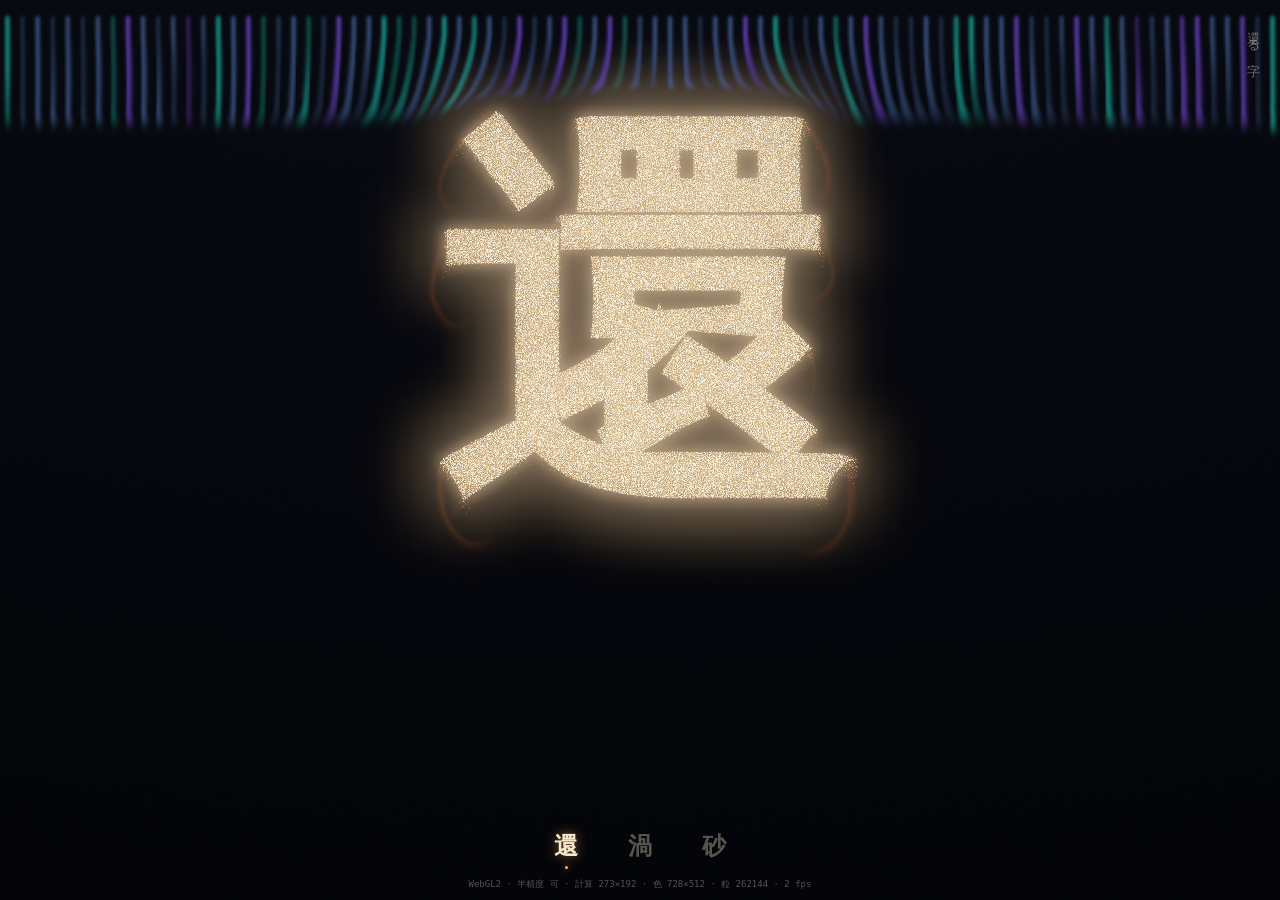
<file: s/b/index.html>
<!doctype html>
<html lang="ja">
<head>
<meta charset="utf-8">
<meta name="viewport" content="width=device-width, initial-scale=1, maximum-scale=1, user-scalable=no, viewport-fit=cover">
<meta name="theme-color" content="#06070c">
<title>還る字</title>
<style>
html,body{margin:0;height:100%;overflow:hidden;background:#06070c;background:linear-gradient(#080a12,#040509);overscroll-behavior:none;touch-action:none;-webkit-user-select:none;user-select:none;-webkit-touch-callout:none;-webkit-tap-highlight-color:transparent;-webkit-text-size-adjust:100%}
body{position:fixed;inset:0;color:#e9dfca;font-family:"Hiragino Mincho ProN","Yu Mincho",YuMincho,serif}
#c{position:fixed;inset:0;width:100%;height:100%;display:block;touch-action:none}
#g{position:fixed;left:0;right:0;top:calc(36% - min(39vw,23vh));top:calc(36% - min(39vw,23svh));font-size:min(78vw,46vh);font-size:min(78vw,46svh);line-height:1;text-align:center;font-weight:600;color:#f2dcae;text-shadow:0 0 .04em rgba(255,190,110,.55),0 0 .2em rgba(255,150,70,.16);pointer-events:none;white-space:nowrap;transition:opacity .8s ease}
#g.off{opacity:0}
#g i{display:inline-block;width:0;height:0;vertical-align:baseline}
#t{position:fixed;top:calc(env(safe-area-inset-top) + 22px);right:calc(env(safe-area-inset-right) + 18px);writing-mode:vertical-rl;font-size:13px;letter-spacing:.6em;color:rgba(236,224,200,.46);pointer-events:none}
#k{position:fixed;left:0;right:0;bottom:calc(env(safe-area-inset-bottom) + 30px);display:flex;justify-content:center;gap:26px;pointer-events:none}
#k button{pointer-events:auto;appearance:none;-webkit-appearance:none;background:none;border:0;margin:0;padding:0;width:48px;height:48px;font:inherit;font-size:24px;font-weight:600;line-height:48px;color:rgba(236,224,200,.36);cursor:pointer;position:relative;touch-action:manipulation;transition:color .4s,text-shadow .4s}
#k button[aria-pressed="true"]{color:#f6e8cb;text-shadow:0 0 12px rgba(255,176,96,.5)}
#k button[aria-pressed="true"]::after{content:"";position:absolute;left:50%;bottom:1px;width:3px;height:3px;margin-left:-1.5px;border-radius:50%;background:#f2b468;box-shadow:0 0 6px #f2b468}
#k button:focus{outline:none}
#k button:focus-visible{outline:1px solid rgba(236,224,200,.4);outline-offset:2px}
#d{position:fixed;left:0;right:0;bottom:calc(env(safe-area-inset-bottom) + 9px);text-align:center;font:9px/1.3 ui-monospace,"SF Mono",Menlo,Consolas,monospace;letter-spacing:0;color:rgba(206,200,188,.4);white-space:nowrap;pointer-events:none}
</style>
</head>
<body>
<canvas id="c"></canvas>
<div id="g" aria-hidden="true">還<i></i></div>
<div id="t">還る字</div>
<nav id="k"><button type="button" data-i="0" aria-pressed="true">還</button><button type="button" data-i="1" aria-pressed="false">渦</button><button type="button" data-i="2" aria-pressed="false">砂</button></nav>
<div id="d">　</div>
<script>
(() => {
'use strict';
const FAMILY = '"Hiragino Mincho ProN", "Yu Mincho", YuMincho, serif';
const WEIGHT = 600;
const CHARS = ['還', '渦', '砂'];
const PW = 512, N = PW * PW;          // 粒の数
const SIM_SHORT = 192, DYE_SHORT = 512, P_ITERS = 20;
const U0 = 0.15;                      // 上から下への流れの速さ（画面の高さ / 秒）
const BAND = 0.045;                   // 上の縁の帯の高さ
const FINGER_CSS = 26;

const cv = document.getElementById('c');
const gEl = document.getElementById('g');
const diag = document.getElementById('d');
const buttons = Array.from(document.querySelectorAll('#k button'));
const q = new URLSearchParams(location.search);

const attrs = {alpha: false, antialias: false, depth: false, stencil: false, premultipliedAlpha: false, preserveDrawingBuffer: false, powerPreference: 'high-performance'};
let gl = q.has('gl1') ? null : cv.getContext('webgl2', attrs);
const GL2 = !!gl;
if (!gl) gl = cv.getContext('webgl', attrs) || cv.getContext('experimental-webgl', attrs);

const say = (s) => { diag.textContent = s; };
if (!gl) { say('WebGL なし'); return; }

// ---- 形式 ----
let HF = 0, IFMT = gl.RGBA, linear = true, homeType = 0, homeIF = gl.RGBA;
if (GL2) {
  gl.getExtension('EXT_color_buffer_float');
  gl.getExtension('EXT_color_buffer_half_float');
  HF = gl.HALF_FLOAT; IFMT = gl.RGBA16F;
  homeType = gl.FLOAT; homeIF = gl.RGBA32F;
} else {
  const h = gl.getExtension('OES_texture_half_float');
  gl.getExtension('EXT_color_buffer_half_float');
  linear = !!gl.getExtension('OES_texture_half_float_linear');
  HF = h ? h.HALF_FLOAT_OES : 0;
  homeType = gl.getExtension('OES_texture_float') ? gl.FLOAT : HF;
}

function texture(w, h, o) {
  const t = gl.createTexture();
  gl.bindTexture(gl.TEXTURE_2D, t);
  const f = o.lin ? gl.LINEAR : gl.NEAREST;
  gl.texParameteri(gl.TEXTURE_2D, gl.TEXTURE_MIN_FILTER, f);
  gl.texParameteri(gl.TEXTURE_2D, gl.TEXTURE_MAG_FILTER, f);
  gl.texParameteri(gl.TEXTURE_2D, gl.TEXTURE_WRAP_S, gl.CLAMP_TO_EDGE);
  gl.texParameteri(gl.TEXTURE_2D, gl.TEXTURE_WRAP_T, GL2 && o.rep ? gl.REPEAT : gl.CLAMP_TO_EDGE);
  gl.texImage2D(gl.TEXTURE_2D, 0, o.ifmt || IFMT, w, h, 0, gl.RGBA, o.type || HF, o.data || null);
  return t;
}
function target(w, h, lin, rep) {
  const t = texture(w, h, {lin: lin && linear, rep});
  const fb = gl.createFramebuffer();
  gl.bindFramebuffer(gl.FRAMEBUFFER, fb);
  gl.framebufferTexture2D(gl.FRAMEBUFFER, gl.COLOR_ATTACHMENT0, gl.TEXTURE_2D, t, 0);
  const ok = gl.checkFramebufferStatus(gl.FRAMEBUFFER) === gl.FRAMEBUFFER_COMPLETE;
  gl.bindFramebuffer(gl.FRAMEBUFFER, null);
  return {t, fb, w, h, ok};
}
function pair(w, h, lin, rep) {
  let a = target(w, h, lin, rep), b = target(w, h, lin, rep);
  return {get r() { return a; }, get w() { return b; }, swap() { const c = a; a = b; b = c; }, ok: a.ok && b.ok};
}

const halfOK = HF !== 0 && target(4, 4, false, false).ok;
const vtf = gl.getParameter(gl.MAX_VERTEX_TEXTURE_IMAGE_UNITS) >= 2;
const fpsLabel = () => `${GL2 ? 'WebGL2' : 'WebGL1'} · 半精度 ${halfOK ? '可' : '不可'}`;
if (!halfOK || !vtf) { say(fpsLabel() + (vtf ? '' : ' · 頂点でテクスチャ不可')); return; }

// ---- シェーダー ----
const DEFS = linear ? '' : '#define MANUAL 1\n';
const VS_HEAD = (GL2 ? '#version 300 es\n#define attribute in\n#define varying out\n#define texture2D texture\n' : '') + 'precision highp float;\nprecision highp sampler2D;\n' + DEFS;
const FS_HEAD = (GL2 ? '#version 300 es\nprecision highp float;\nprecision highp sampler2D;\n#define varying in\n#define texture2D texture\nout vec4 fragOut;\n#define gl_FragColor fragOut\n' : 'precision highp float;\nprecision highp sampler2D;\n') + DEFS;
const COMMON = `
varying vec2 vUv;
vec2 W(vec2 p){ return vec2(p.x, fract(p.y)); }
vec4 texL(sampler2D t, vec2 uv, vec2 res){
#ifdef MANUAL
  vec2 st = uv * res - 0.5; vec2 i = floor(st); vec2 f = st - i; vec2 r = 1.0 / res;
  vec4 a = texture2D(t, W((i + vec2(0.5, 0.5)) * r)); vec4 b = texture2D(t, W((i + vec2(1.5, 0.5)) * r));
  vec4 c = texture2D(t, W((i + vec2(0.5, 1.5)) * r)); vec4 d = texture2D(t, W((i + vec2(1.5, 1.5)) * r));
  return mix(mix(a, b, f.x), mix(c, d, f.x), f.y);
#else
  return texture2D(t, uv);
#endif
}
float hash12(vec2 p){ vec3 p3 = fract(vec3(p.xyx) * 0.1031); p3 += dot(p3, p3.yzx + 33.33); return fract((p3.x + p3.y) * p3.z); }
`;

const VS_QUAD = `
attribute vec2 aPos; varying vec2 vUv;
void main(){ vUv = aPos * 0.5 + 0.5; gl_Position = vec4(aPos, 0.0, 1.0); }`;

const FS_FILL = `
uniform vec4 uV;
void main(){ gl_FragColor = uV; }`;

// 後ろ向きにたどって運ぶ（1回目）
const FS_ADV = `
uniform sampler2D uVel; uniform sampler2D uSrc;
uniform vec2 uVelRes; uniform vec2 uSrcRes; uniform float uDt; uniform float uAspect;
void main(){
  vec2 v = texL(uVel, vUv, uVelRes).xy;
  vec2 p = W(vUv - uDt * v * vec2(1.0 / uAspect, 1.0));
  gl_FragColor = texL(uSrc, p, uSrcRes);
}`;

// 前向きに戻して誤差を見積もり、半分を差し引く（MacCormack）。行き過ぎは元の近傍の範囲に収める
const MAC = `
uniform sampler2D uVel; uniform sampler2D uSrc; uniform sampler2D uFwd;
uniform vec2 uVelRes; uniform vec2 uSrcRes; uniform float uDt; uniform float uAspect; uniform float uDiss;
vec4 mac(){
  vec2 v = texL(uVel, vUv, uVelRes).xy;
  vec2 off = uDt * v * vec2(1.0 / uAspect, 1.0);
  vec2 pb = W(vUv - off);
  vec4 f1 = texture2D(uFwd, vUv);
  vec4 bk = texL(uFwd, W(vUv + off), uSrcRes);
  vec4 r = f1 + 0.5 * (texture2D(uSrc, vUv) - bk);
  vec2 st = pb * uSrcRes - 0.5; vec2 i = floor(st); vec2 t = 1.0 / uSrcRes;
  vec4 a = texture2D(uSrc, W((i + vec2(0.5, 0.5)) * t)); vec4 b = texture2D(uSrc, W((i + vec2(1.5, 0.5)) * t));
  vec4 c = texture2D(uSrc, W((i + vec2(0.5, 1.5)) * t)); vec4 d = texture2D(uSrc, W((i + vec2(1.5, 1.5)) * t));
  return clamp(r, min(min(a, b), min(c, d)), max(max(a, b), max(c, d))) * uDiss;
}`;

// 色: 運んで、上の帯で消して新しい筋を入れる。字の縁をこすった流れには煙を足す
// x: 筋の量、y: そのうち青緑の分、z: 字の煙、w: そのうち紫の分
const FS_MAC_DYE = MAC + `
uniform sampler2D uDens;
uniform float uT; uniform float uBand; uniform float uLines; uniform float uSmoke; uniform float uSmokeDiss;
void main(){
  vec4 d = mac();
  float x = vUv.x * uLines; float id = floor(x); float f = fract(x) - 0.5;
  float px = uSrcRes.x / uLines;
  float e = f * px / 1.15;
  float line = exp(-e * e);
  float ph = hash12(vec2(id, 7.31));
  float pulse = 0.5 + 0.5 * sin(uT * (0.9 + ph * 1.6) + ph * 6.2832);
  pulse = 0.25 + 0.75 * smoothstep(0.15, 0.85, pulse);
  float a = line * pulse;
  float hu = hash12(vec2(id, 3.17));
  float te = hu > 0.74 ? 1.0 : 0.0;
  float vi = hu < 0.16 ? 1.0 : 0.0;
  float inj = smoothstep(1.0 - uBand, 1.0 - uBand * 0.8, vUv.y) * (1.0 - smoothstep(1.0 - uBand * 0.5, 1.0 - uBand * 0.3, vUv.y));
  float clr = smoothstep(1.0 - uBand * 0.5, 1.0 - uBand * 0.3, vUv.y);
  d.z *= uSmokeDiss;
  float dn = texture2D(uDens, vUv).x;
  float edge = smoothstep(0.04, 0.3, dn) * (1.0 - smoothstep(0.5, 0.95, dn));
  float sp = length(texL(uVel, vUv, uVelRes).xy);
  d.z = min(d.z + uSmoke * uDt * edge * smoothstep(0.015, 0.1, sp), 1.0);
  d = mix(d, vec4(a, a * te, 0.0, a * vi), inj);
  d *= 1.0 - clr;
  gl_FragColor = d;
}`;

// 粒の始まり: 持ち場のまわりに少し散らし、半ば離れた状態から字へ集める
const FS_INIT = `
uniform float uSeed;
void main(){
  float a = 6.2832 * hash12(vUv * 811.0 + uSeed);
  float q = hash12(vUv * 1237.0 + uSeed * 1.7);
  float r = 0.003 + 0.04 * q * q * q;
  float s = 0.6 + 0.4 * hash12(vUv * 523.0 + uSeed * 2.3);
  gl_FragColor = vec4(cos(a) * r, sin(a) * r, s, 0.0);
}`;

const FS_CURL = `
uniform sampler2D uVel; uniform vec2 uTx; uniform float uIH;
void main(){
  float L = texture2D(uVel, vUv - vec2(uTx.x, 0.0)).y;
  float R = texture2D(uVel, vUv + vec2(uTx.x, 0.0)).y;
  float B = texture2D(uVel, W(vUv - vec2(0.0, uTx.y))).x;
  float T = texture2D(uVel, W(vUv + vec2(0.0, uTx.y))).x;
  gl_FragColor = vec4(0.5 * uIH * ((R - L) - (T - B)), 0.0, 0.0, 1.0);
}`;

// 粒の密度で流れを止める（字は多孔質の障害物）、指は動く丸い障害物
const CONSTRAIN = `
uniform sampler2D uDens; uniform float uK; uniform float uDt; uniform float uAspect;
uniform vec4 uF; uniform vec2 uFV;
vec2 constrain(vec2 v, vec2 wp){
  float m = smoothstep(0.12, 0.55, texture2D(uDens, vUv).x);
  v *= 1.0 / (1.0 + uDt * uK * m);
  if (uF.w > 0.5) {
    float r = length(wp - uF.xy);
    v = mix(v, uFV, 1.0 - smoothstep(uF.z * 0.7, uF.z, r));
  }
  return v;
}`;

const FS_FORCE = CONSTRAIN + `
uniform sampler2D uVel; uniform sampler2D uCurl;
uniform vec2 uTx; uniform float uIH; uniform float uH; uniform float uConf; uniform float uU; uniform float uT; uniform float uBand;
void main(){
  vec2 v = texture2D(uVel, vUv).xy;
  float c = texture2D(uCurl, vUv).x;
  float cL = abs(texture2D(uCurl, vUv - vec2(uTx.x, 0.0)).x);
  float cR = abs(texture2D(uCurl, vUv + vec2(uTx.x, 0.0)).x);
  float cB = abs(texture2D(uCurl, W(vUv - vec2(0.0, uTx.y))).x);
  float cT = abs(texture2D(uCurl, W(vUv + vec2(0.0, uTx.y))).x);
  vec2 g = vec2(cR - cL, cT - cB);
  g /= length(g) + 1e-5;
  v += uConf * uH * c * vec2(g.y, -g.x) * uDt;
  vec2 wp = vec2(vUv.x * uAspect, vUv.y);
  if (uF.w > 0.5) {
    vec2 d = wp - uF.xy;
    v += uFV * exp(-dot(d, d) / (uF.z * uF.z * 3.0)) * min(1.0, uDt * 12.0);
  }
  v = constrain(v, wp);
  float b = smoothstep(1.0 - uBand, 1.0 - uBand * 0.35, vUv.y);
  vec2 tgt = vec2(uU * 0.07 * sin(6.2832 * (wp.x * 1.3 + uT * 0.11)) * sin(uT * 0.83 + wp.x * 2.7), -uU);
  v = mix(v, tgt, b);
  float s = length(v); if (s > 2.5) v *= 2.5 / s;
  gl_FragColor = vec4(v, 0.0, 1.0);
}`;

const FS_DIV = `
uniform sampler2D uVel; uniform vec2 uTx; uniform float uIH;
void main(){
  vec2 C = texture2D(uVel, vUv).xy;
  float L = texture2D(uVel, vUv - vec2(uTx.x, 0.0)).x;
  float R = texture2D(uVel, vUv + vec2(uTx.x, 0.0)).x;
  float B = texture2D(uVel, W(vUv - vec2(0.0, uTx.y))).y;
  float T = texture2D(uVel, W(vUv + vec2(0.0, uTx.y))).y;
  if (vUv.x - uTx.x < 0.0) L = -C.x;
  if (vUv.x + uTx.x > 1.0) R = -C.x;
  gl_FragColor = vec4(0.5 * uIH * (R - L + T - B), 0.0, 0.0, 1.0);
}`;

const FS_JACOBI = `
uniform sampler2D uP; uniform sampler2D uDiv; uniform vec2 uTx; uniform float uH; uniform float uPS;
void main(){
  float L = texture2D(uP, vUv - vec2(uTx.x, 0.0)).x;
  float R = texture2D(uP, vUv + vec2(uTx.x, 0.0)).x;
  float B = texture2D(uP, W(vUv - vec2(0.0, uTx.y))).x;
  float T = texture2D(uP, W(vUv + vec2(0.0, uTx.y))).x;
  float d = texture2D(uDiv, vUv).x;
  gl_FragColor = vec4(0.25 * ((L + R + B + T) * uPS - d * uH * uH), 0.0, 0.0, 1.0);
}`;

const FS_GRAD = CONSTRAIN + `
uniform sampler2D uP; uniform sampler2D uVel; uniform vec2 uTx; uniform float uIH;
void main(){
  float L = texture2D(uP, vUv - vec2(uTx.x, 0.0)).x;
  float R = texture2D(uP, vUv + vec2(uTx.x, 0.0)).x;
  float B = texture2D(uP, W(vUv - vec2(0.0, uTx.y))).x;
  float T = texture2D(uP, W(vUv + vec2(0.0, uTx.y))).x;
  vec2 v = texture2D(uVel, vUv).xy - 0.5 * uIH * vec2(R - L, T - B);
  v = constrain(v, vec2(vUv.x * uAspect, vUv.y));
  gl_FragColor = vec4(v, 0.0, 1.0);
}`;

// 粒: 位置は持ち場からのずれ (xy)、離れている度合い (z)、速さ (w)
const FS_PART = `
uniform sampler2D uState; uniform sampler2D uHome; uniform sampler2D uVel;
uniform vec2 uVelRes; uniform float uDt; uniform float uAspect; uniform float uSeed; uniform float uU;
uniform float uErode; uniform float uKa; uniform float uWa; uniform float uVmax;
uniform vec4 uF; uniform vec2 uFV;
void main(){
  vec4 st = texture2D(uState, vUv);
  vec4 h = texture2D(uHome, vUv);
  vec2 o = st.xy; float s = st.z;
  vec2 p = vec2(h.x + o.x, fract(h.y + o.y));
  vec2 u = texL(uVel, vec2(p.x / uAspect, p.y), uVelRes).xy;
  float d = clamp(s, 0.0, 1.0);
  float w = mix(uWa, 1.0, d);
  float k = mix(uKa, 0.3, d);
  vec2 ret = -k * o;
  float rl = length(ret); float vm = mix(uVmax, uVmax * 0.3, d);
  if (rl > vm) ret *= vm / rl;
  vec2 v = u * w + ret;
  if (uF.w > 0.5) {
    vec2 dd = p - uF.xy; float L = length(dd); float R = uF.z * 1.05;
    if (L < R) {
      vec2 n = L > 1e-5 ? dd / L : vec2(0.0, 1.0);
      o += n * (R - L) * 0.45;
      v += uFV * 0.5;
      s = max(s, 1.0 + 1.3 * hash12(vUv * 977.0 + uSeed));
    }
  }
  o += v * uDt;
  if (s <= 0.0) {
    float pr = uErode * uDt * smoothstep(0.12 * uU, 0.7 * uU, length(u));
    if (hash12(vUv * 4096.0 + uSeed) < pr || length(o) > 0.02) s = 1.0 + 1.4 * hash12(vUv * 1931.0 + uSeed * 1.37);
  }
  s = max(s - uDt * (0.55 + 0.7 * h.z), 0.0);
  o.y -= floor(o.y + 0.5);
  o.x = clamp(h.x + o.x, 0.0, uAspect) - h.x;
  gl_FragColor = vec4(o, s, mix(st.w, length(v), 0.12));
}`;

// 字を替える: 今の位置はそのまま、新しい持ち場からのずれに書き直す
const FS_REMAP = `
uniform sampler2D uState; uniform sampler2D uH0; uniform sampler2D uH1; uniform float uSeed;
void main(){
  vec4 st = texture2D(uState, vUv);
  vec2 o = texture2D(uH0, vUv).xy + st.xy - texture2D(uH1, vUv).xy;
  o.y -= floor(o.y + 0.5);
  float s = 0.3 + 0.8 * hash12(vUv * 733.0 + uSeed);
  gl_FragColor = vec4(o, max(st.z, s), st.w);
}`;

const VS_PTS = `
attribute vec2 aIdx;
uniform sampler2D uHome; uniform sampler2D uState;
uniform float uAspect; uniform float uSize; uniform float uGain; uniform float uMode; uniform float uT;
uniform vec3 uWarm; uniform vec3 uHi; uniform vec3 uEmber;
varying vec3 vCol;
void main(){
  vec4 h = texture2D(uHome, aIdx); vec4 s = texture2D(uState, aIdx);
  vec2 p = vec2(h.x + s.x, fract(h.y + s.y));
  gl_Position = vec4(p.x / uAspect * 2.0 - 1.0, p.y * 2.0 - 1.0, 0.0, 1.0);
  gl_PointSize = uSize;
  float d = clamp(s.z, 0.0, 1.0);
  float r1 = h.z, r2 = fract(h.z * 53.17), r3 = fract(h.z * 97.31);
  float b = 0.25 + 3.0 * r1 * r1 * r1 * r1;
  float tw = 0.55 + 0.45 * sin(uT * (1.2 + 3.5 * r2) + 6.2832 * r3);
  vec3 c = mix(mix(uWarm, uHi, smoothstep(0.7, 1.0, r1)), uEmber, d);
  c *= b * tw * (1.0 + 3.0 * d * d + 2.5 * min(s.w, 1.0));
  vCol = mix(vec3(uGain * (1.0 - 0.75 * d), 0.0, 0.0), c * uGain, uMode);
}`;
const FS_PTS = `
varying vec3 vCol;
void main(){ gl_FragColor = vec4(vCol, 1.0); }`;

const FS_DOWN = `
uniform sampler2D uSrc; uniform vec2 uTx;
void main(){
  gl_FragColor = 0.25 * (texture2D(uSrc, vUv + uTx * vec2(-1.0, -1.0)) + texture2D(uSrc, vUv + uTx * vec2(1.0, -1.0))
                       + texture2D(uSrc, vUv + uTx * vec2(-1.0, 1.0)) + texture2D(uSrc, vUv + uTx * vec2(1.0, 1.0)));
}`;
const FS_BLUR = `
uniform sampler2D uSrc; uniform vec2 uDir;
void main(){
  vec4 c = texture2D(uSrc, vUv) * 0.2270270270;
  c += (texture2D(uSrc, vUv + uDir * 1.3846153846) + texture2D(uSrc, vUv - uDir * 1.3846153846)) * 0.3162162162;
  c += (texture2D(uSrc, vUv + uDir * 3.2307692308) + texture2D(uSrc, vUv - uDir * 3.2307692308)) * 0.0702702703;
  gl_FragColor = c;
}`;

const FS_COMP = `
uniform sampler2D uLight; uniform sampler2D uBloom; uniform sampler2D uBloom2; uniform sampler2D uDye;
uniform vec3 uBgT; uniform vec3 uBgB; uniform vec3 uNeu; uniform vec3 uVio; uniform vec3 uTeal; uniform vec3 uSmokeC;
uniform float uExp; uniform float uBloomK; uniform float uFlowK; uniform float uFade; uniform float uT;
void main(){
  vec3 bg = pow(mix(uBgB, uBgT, vUv.y), vec3(2.2));
  vec4 dy = max(texture2D(uDye, vUv), 0.0);
  float te = min(dy.y, dy.x), vi = min(dy.w, dy.x - te);
  vec3 streak = (dy.x - te - vi) * uNeu + te * uTeal + vi * uVio;
  vec3 col = bg + streak * uFlowK + dy.z * uSmokeC;
  vec3 L = texture2D(uLight, vUv).rgb * uExp;
  vec3 B = texture2D(uBloom, vUv).rgb * uBloomK + texture2D(uBloom2, vUv).rgb * uBloomK * 0.8;
  col += (1.0 - exp(-(L + B))) * uFade;
  vec2 q = vUv - vec2(0.5, 0.56);
  col *= 1.0 - 0.28 * dot(q, q) * 1.6;
  col = pow(max(col, 0.0), vec3(1.0 / 2.2));
  col += (hash12(gl_FragCoord.xy + fract(uT) * 91.0) - 0.5) / 255.0;
  gl_FragColor = vec4(col, 1.0);
}`;

function shader(type, src) {
  const s = gl.createShader(type);
  gl.shaderSource(s, src);
  gl.compileShader(s);
  if (!gl.getShaderParameter(s, gl.COMPILE_STATUS)) throw new Error(gl.getShaderInfoLog(s) || 'compile');
  return s;
}
function program(vs, fs, common = true) {
  const p = gl.createProgram();
  gl.attachShader(p, shader(gl.VERTEX_SHADER, VS_HEAD + vs));
  gl.attachShader(p, shader(gl.FRAGMENT_SHADER, FS_HEAD + (common ? COMMON : '') + fs));
  gl.bindAttribLocation(p, 0, 'aPos');
  gl.bindAttribLocation(p, 0, 'aIdx');
  gl.linkProgram(p);
  if (!gl.getProgramParameter(p, gl.LINK_STATUS)) throw new Error(gl.getProgramInfoLog(p) || 'link');
  const u = {};
  const n = gl.getProgramParameter(p, gl.ACTIVE_UNIFORMS);
  for (let i = 0; i < n; i++) {
    const a = gl.getActiveUniform(p, i);
    u[a.name.replace('[0]', '')] = gl.getUniformLocation(p, a.name);
  }
  return {p, u};
}

let P;
try {
  P = {
    fill: program(VS_QUAD, FS_FILL),
    adv: program(VS_QUAD, FS_ADV),
    macD: program(VS_QUAD, FS_MAC_DYE),
    init: program(VS_QUAD, FS_INIT),
    curl: program(VS_QUAD, FS_CURL),
    force: program(VS_QUAD, FS_FORCE),
    div: program(VS_QUAD, FS_DIV),
    jac: program(VS_QUAD, FS_JACOBI),
    grad: program(VS_QUAD, FS_GRAD),
    part: program(VS_QUAD, FS_PART),
    remap: program(VS_QUAD, FS_REMAP),
    pts: program(VS_PTS, FS_PTS, false),
    down: program(VS_QUAD, FS_DOWN),
    blur: program(VS_QUAD, FS_BLUR),
    comp: program(VS_QUAD, FS_COMP),
  };
} catch (e) {
  say(fpsLabel() + ' · シェーダーの組み立てに失敗');
  console.error(e);
  return;
}

let cur = null;
function use(prog, uni, tex) {
  if (cur !== prog) { gl.useProgram(prog.p); cur = prog; }
  for (const k in uni) {
    const l = prog.u[k]; if (l === undefined) continue;
    const v = uni[k];
    if (typeof v === 'number') gl.uniform1f(l, v);
    else if (v.length === 2) gl.uniform2f(l, v[0], v[1]);
    else if (v.length === 3) gl.uniform3f(l, v[0], v[1], v[2]);
    else gl.uniform4f(l, v[0], v[1], v[2], v[3]);
  }
  let i = 0;
  for (const k in tex) {
    gl.activeTexture(gl.TEXTURE0 + i);
    gl.bindTexture(gl.TEXTURE_2D, tex[k]);
    const l = prog.u[k]; if (l !== undefined) gl.uniform1i(l, i);
    i++;
  }
}

// ---- 大きさ ----
const CW = window.innerWidth, CH = window.innerHeight;
const DPR = Math.min(window.devicePixelRatio || 1, 2);
cv.width = Math.round(CW * DPR); cv.height = Math.round(CH * DPR);
const ASPECT = CW / CH;
const grid = (short) => CW < CH ? [short, Math.round(short * CH / CW)] : [Math.round(short * CW / CH), short];
const [SW, SH] = grid(SIM_SHORT);
const [DW, DH] = grid(DYE_SHORT);
const H = 1 / SH;                         // 計算の1マス（画面の高さを 1 とする）
const LW = cv.width, LH = cv.height;
const BW = Math.max(1, Math.round(LW / 4)), BH = Math.max(1, Math.round(LH / 4));
const B2W = Math.max(1, Math.round(LW / 16)), B2H = Math.max(1, Math.round(LH / 16));

const vel = pair(SW, SH, true, true);
const prs = pair(SW, SH, false, true);
const divT = target(SW, SH, false, true);
const curlT = target(SW, SH, true, true);
const dens = target(SW, SH, true, true);
const dye = pair(DW, DH, true, true);
const dyeF = target(DW, DH, true, true);
const state = pair(PW, PW, false, false);
const light = target(LW, LH, true, false);
const bl = pair(BW, BH, true, false);
const bl2 = pair(B2W, B2H, true, false);
if (![vel, prs, divT, curlT, dens, dye, dyeF, state, light, bl, bl2].every((t) => t.ok)) { say(fpsLabel() + ' · 描き先を作れない'); return; }

const quad = gl.createBuffer();
gl.bindBuffer(gl.ARRAY_BUFFER, quad);
gl.bufferData(gl.ARRAY_BUFFER, new Float32Array([-1, -1, 3, -1, -1, 3]), gl.STATIC_DRAW);
const idx = new Float32Array(N * 2);
for (let i = 0; i < N; i++) { idx[i * 2] = ((i % PW) + 0.5) / PW; idx[i * 2 + 1] = (Math.floor(i / PW) + 0.5) / PW; }
const ptsBuf = gl.createBuffer();
gl.bindBuffer(gl.ARRAY_BUFFER, ptsBuf);
gl.bufferData(gl.ARRAY_BUFFER, idx, gl.STATIC_DRAW);
gl.enableVertexAttribArray(0);
let bound = null;
function attr(buf) { if (bound !== buf) { gl.bindBuffer(gl.ARRAY_BUFFER, buf); gl.vertexAttribPointer(0, 2, gl.FLOAT, false, 0, 0); bound = buf; } }
function draw(tgt) {
  attr(quad);
  if (tgt) { gl.bindFramebuffer(gl.FRAMEBUFFER, tgt.fb); gl.viewport(0, 0, tgt.w, tgt.h); }
  else { gl.bindFramebuffer(gl.FRAMEBUFFER, null); gl.viewport(0, 0, LW, LH); }
  gl.drawArrays(gl.TRIANGLES, 0, 3);
}
gl.disable(gl.DEPTH_TEST); gl.disable(gl.CULL_FACE); gl.disable(gl.BLEND);

// ---- 色 ----
const lin = (hex) => [1, 3, 5].map((i) => Math.pow(parseInt(hex.substr(i, 2), 16) / 255, 2.2));
const srgb = (hex) => [1, 3, 5].map((i) => parseInt(hex.substr(i, 2), 16) / 255);
const COL = {
  bgT: srgb('#080a12'), bgB: srgb('#040509'),
  neu: lin('#4a6aa8'), vio: lin('#7a52e6'), teal: lin('#1fc2b8'),
  smoke: lin('#c8662e').map((v) => v * 0.2),
  warm: lin('#ffd590'), hi: lin('#fff1d6'), ember: lin('#ff7a2e'),
};

// ---- 字を粒にする ----
function compact(v) {
  v &= 0x55555555;
  v = (v | (v >>> 1)) & 0x33333333;
  v = (v | (v >>> 2)) & 0x0f0f0f0f;
  v = (v | (v >>> 4)) & 0x00ff00ff;
  v = (v | (v >>> 8)) & 0x0000ffff;
  return v;
}
function toHalf(f) {
  const b = new Float32Array(1), i = new Uint32Array(b.buffer);
  b[0] = f; const x = i[0];
  const s = (x >>> 16) & 0x8000; let e = ((x >>> 23) & 0xff) - 112; const m = x & 0x7fffff;
  if (e <= 0) return s; if (e >= 31) return s | 0x7c00;
  return s | (e << 10) | (m >>> 13);
}
const glyphs = [];
function buildGlyph(i) {
  if (glyphs[i]) return glyphs[i];
  const ch = CHARS[i];
  gEl.firstChild.nodeValue = ch;
  const range = document.createRange();
  range.selectNodeContents(gEl.firstChild);
  const rr = range.getBoundingClientRect();
  const base = gEl.querySelector('i').getBoundingClientRect().bottom;
  const fs = parseFloat(getComputedStyle(gEl).fontSize);
  const S = fs * 1.5, R = 1024, k = R / S;
  const left = rr.left + rr.width / 2 - S / 2, top = base - fs * 0.4 - S / 2;
  const c2 = document.createElement('canvas'); c2.width = c2.height = R;
  const x2 = c2.getContext('2d', {willReadFrequently: true});
  x2.fillStyle = '#fff';
  x2.font = `${WEIGHT} ${fs * k}px ${FAMILY}`;
  x2.textAlign = 'left'; x2.textBaseline = 'alphabetic';
  x2.fillText(ch, (rr.left - left) * k, (base - top) * k);
  const a = x2.getImageData(0, 0, R, R).data;
  let total = 0;
  for (let j = 3; j < a.length; j += 4) total += a[j];
  const out = new Float32Array(N * 4);
  const step = total / N;
  let next = step * 0.5, acc = 0, n = 0;
  // Z 字の順に画素をたどり、濃さに比例して粒を置く（粒の番号が近いと持ち場も近い）
  for (let code = 0, end = R * R; code < end && n < N; code++) {
    const x = compact(code), y = compact(code >>> 1);
    const al = a[(y * R + x) * 4 + 3];
    if (!al) continue;
    acc += al;
    while (acc > next && n < N) {
      const px = left + (x + Math.random()) / k, py = top + (y + Math.random()) / k;
      out[n * 4] = px / CH; out[n * 4 + 1] = 1 - py / CH; out[n * 4 + 2] = Math.random(); out[n * 4 + 3] = al / 255;
      n++; next += step;
    }
  }
  for (; n < N; n++) { out[n * 4] = out[(n - 1) * 4]; out[n * 4 + 1] = out[(n - 1) * 4 + 1]; out[n * 4 + 2] = Math.random(); out[n * 4 + 3] = 1; }
  let data = out;
  if (homeType !== gl.FLOAT) { data = new Uint16Array(N * 4); for (let j = 0; j < N * 4; j++) data[j] = toHalf(out[j]); }
  const tex = texture(PW, PW, {lin: false, ifmt: homeIF, type: homeType, data});
  const inkCss = total / 255 / (k * k);
  const cells = inkCss / (CH * CH) * SH * SH;
  const inkDev = inkCss * DPR * DPR;
  const g = {tex, densW: cells / (9 * N), lightN: N / inkDev};
  glyphs[i] = g;
  return g;
}

// ---- 指 ----
const F = {on: false, id: -1, x: 0, y: 0, px: 0, py: 0, vx: 0, vy: 0, r: FINGER_CSS / CH};
function fpos(e) { F.x = e.clientX / CH; F.y = 1 - e.clientY / CH; }
cv.addEventListener('pointerdown', (e) => {
  if (F.on) return;
  e.preventDefault();
  F.on = true; F.id = e.pointerId; fpos(e); F.px = F.x; F.py = F.y; F.vx = F.vy = 0;
  try { cv.setPointerCapture(e.pointerId); } catch (_) {}
});
cv.addEventListener('pointermove', (e) => { if (F.on && e.pointerId === F.id) { e.preventDefault(); fpos(e); } });
const fup = (e) => { if (e.pointerId === F.id) { F.on = false; F.id = -1; } };
cv.addEventListener('pointerup', fup);
cv.addEventListener('pointercancel', fup);
document.addEventListener('touchmove', (e) => e.preventDefault(), {passive: false});
document.addEventListener('gesturestart', (e) => e.preventDefault());

// ---- 計算 ----
let simT = 0, seedN = 0, curG = null, curI = 0;
const common = {uAspect: ASPECT, uDt: 1 / 60};
function fingerU() { return {uF: [F.x, F.y, F.r, F.on ? 1 : 0], uFV: [F.vx, F.vy]}; }

function splatDensity() {
  attr(ptsBuf);
  gl.bindFramebuffer(gl.FRAMEBUFFER, dens.fb); gl.viewport(0, 0, SW, SH);
  gl.clearColor(0, 0, 0, 0); gl.clear(gl.COLOR_BUFFER_BIT);
  gl.enable(gl.BLEND); gl.blendFunc(gl.ONE, gl.ONE);
  use(P.pts, {uAspect: ASPECT, uSize: 3, uGain: curG.densW, uMode: 0}, {uHome: curG.tex, uState: state.r.t});
  gl.drawArrays(gl.POINTS, 0, N);
  gl.disable(gl.BLEND);
}

function step(dt, full) {
  simT += dt;
  const fu = fingerU();
  const tx = [1 / SW, 1 / SH];
  // 速度を運ぶ（後ろ向きにたどる1回だけ。なめらかさが渦を大きく保つ）
  use(P.adv, {uVelRes: [SW, SH], uSrcRes: [SW, SH], uDt: dt, uAspect: ASPECT}, {uVel: vel.r.t, uSrc: vel.r.t});
  draw(vel.w); vel.swap();
  // 渦の強さ
  use(P.curl, {uTx: tx, uIH: 1 / H}, {uVel: vel.r.t});
  draw(curlT);
  // 渦の補強・指・字・上の帯
  use(P.force, Object.assign({uTx: tx, uIH: 1 / H, uH: H, uConf: 1.8, uU: U0, uT: simT, uBand: BAND, uK: 140, uDt: dt, uAspect: ASPECT}, fu), {uVel: vel.r.t, uCurl: curlT.t, uDens: dens.t});
  draw(vel.w); vel.swap();
  // 圧力
  use(P.div, {uTx: tx, uIH: 1 / H}, {uVel: vel.r.t});
  draw(divT);
  for (let i = 0; i < P_ITERS; i++) {
    use(P.jac, {uTx: tx, uH: H, uPS: i === 0 ? 0.9 : 1}, {uP: prs.r.t, uDiv: divT.t});
    draw(prs.w); prs.swap();
  }
  use(P.grad, Object.assign({uTx: tx, uIH: 1 / H, uK: 140, uDt: dt, uAspect: ASPECT}, fu), {uP: prs.r.t, uVel: vel.r.t, uDens: dens.t});
  draw(vel.w); vel.swap();
  if (!full) return;
  // 色
  use(P.adv, {uVelRes: [SW, SH], uSrcRes: [DW, DH], uDt: dt, uAspect: ASPECT}, {uVel: vel.r.t, uSrc: dye.r.t});
  draw(dyeF);
  use(P.macD, {uVelRes: [SW, SH], uSrcRes: [DW, DH], uDt: dt, uAspect: ASPECT, uDiss: 0.9995, uT: simT, uBand: BAND, uLines: Math.round(CW / 15), uSmoke: 3, uSmokeDiss: 0.99}, {uVel: vel.r.t, uSrc: dye.r.t, uFwd: dyeF.t, uDens: dens.t});
  draw(dye.w); dye.swap();
  // 粒
  seedN = (seedN + 1) % 9973;
  use(P.part, Object.assign({uVelRes: [SW, SH], uDt: dt, uAspect: ASPECT, uSeed: seedN * 0.6180339 * 17.0 % 1000, uU: U0, uErode: 0.8, uKa: 10, uWa: 0.15, uVmax: 0.7}, fu), {uState: state.r.t, uHome: curG.tex, uVel: vel.r.t});
  draw(state.w); state.swap();
}

let fade = 0;
function render(t) {
  // 光る粒
  attr(ptsBuf);
  gl.bindFramebuffer(gl.FRAMEBUFFER, light.fb); gl.viewport(0, 0, LW, LH);
  gl.clearColor(0, 0, 0, 0); gl.clear(gl.COLOR_BUFFER_BIT);
  gl.enable(gl.BLEND); gl.blendFunc(gl.ONE, gl.ONE);
  const size = DPR >= 1.75 ? 2 : 1;
  const gain = 1.9 / (curG.lightN * size * size);
  use(P.pts, {uAspect: ASPECT, uSize: size, uGain: gain, uMode: 1, uT: t, uWarm: COL.warm, uHi: COL.hi, uEmber: COL.ember}, {uHome: curG.tex, uState: state.r.t});
  gl.drawArrays(gl.POINTS, 0, N);
  gl.disable(gl.BLEND);
  // にじみ
  use(P.down, {uTx: [1 / LW, 1 / LH]}, {uSrc: light.t}); draw(bl.w); bl.swap();
  use(P.blur, {uDir: [1 / BW, 0]}, {uSrc: bl.r.t}); draw(bl.w); bl.swap();
  use(P.blur, {uDir: [0, 1 / BH]}, {uSrc: bl.r.t}); draw(bl.w); bl.swap();
  use(P.down, {uTx: [1 / BW, 1 / BH]}, {uSrc: bl.r.t}); draw(bl2.w); bl2.swap();
  use(P.blur, {uDir: [1 / B2W, 0]}, {uSrc: bl2.r.t}); draw(bl2.w); bl2.swap();
  use(P.blur, {uDir: [0, 1 / B2H]}, {uSrc: bl2.r.t}); draw(bl2.w); bl2.swap();
  // まとめて画面へ
  use(P.comp, {uBgT: COL.bgT, uBgB: COL.bgB, uNeu: COL.neu, uVio: COL.vio, uTeal: COL.teal, uSmokeC: COL.smoke, uExp: 1, uBloomK: 0.45, uFlowK: 0.42, uFade: fade, uT: t},
      {uLight: light.t, uBloom: bl.r.t, uBloom2: bl2.r.t, uDye: dye.r.t});
  draw(null);
}

function setGlyph(i) {
  if (i === curI) return;
  const g = buildGlyph(i);
  use(P.remap, {uSeed: Math.random() * 100}, {uState: state.r.t, uH0: curG.tex, uH1: g.tex});
  draw(state.w); state.swap();
  curG = g; curI = i;
  buttons.forEach((b, j) => b.setAttribute('aria-pressed', j === i ? 'true' : 'false'));
}
buttons.forEach((b) => b.addEventListener('click', (e) => { e.preventDefault(); setGlyph(+b.dataset.i); }));

// ---- 回す ----
let t0 = 0, last = 0, frames = 0, fpsT = 0, fps = 0;
function frame(now) {
  requestAnimationFrame(frame);
  const dtR = last ? Math.min((now - last) / 1000, 0.1) : 1 / 60;
  last = now;
  frames++;
  if (now - fpsT >= 1000) { fps = frames * 1000 / (now - fpsT); frames = 0; fpsT = now; showDiag(); }
  if (F.on) {
    const vx = (F.x - F.px) / Math.max(dtR, 1 / 240), vy = (F.y - F.py) / Math.max(dtR, 1 / 240);
    F.vx = F.vx * 0.4 + vx * 0.6; F.vy = F.vy * 0.4 + vy * 0.6;
    const s = Math.hypot(F.vx, F.vy); if (s > 2.5) { F.vx *= 2.5 / s; F.vy *= 2.5 / s; }
  } else { F.vx *= 0.8; F.vy *= 0.8; }
  F.px = F.x; F.py = F.y;
  const boost = now - t0 < 1000;
  const steps = boost ? 4 : 1;
  const dt = boost ? 1 / 60 : Math.min(Math.max(dtR, 1 / 240), 1 / 30);
  splatDensity();
  for (let i = 0; i < steps; i++) step(dt, true);
  fade = Math.min(1, (now - t0) / 600);
  render(now / 1000);
}
function showDiag() {
  say(`${fpsLabel()} · 計算 ${SW}×${SH} · 色 ${DW}×${DH} · 粒 ${N} · ${fps.toFixed(0)} fps`);
}

function start() {
  curG = buildGlyph(0);
  gEl.firstChild.nodeValue = CHARS[0];
  // 速度: 一様な下向きの流れから始め、字のまわりの流れを先に整える
  use(P.fill, {uV: [0, -U0, 0, 1]}, {}); draw(vel.r);
  use(P.fill, {uV: [0, 0, 0, 0]}, {}); draw(prs.r); draw(dye.r); draw(curlT);
  use(P.init, {uSeed: Math.random() * 100}, {}); draw(state.r);
  splatDensity();
  for (let i = 0; i < 24; i++) step(1 / 60, false);
  simT = 0;
  say(`${fpsLabel()} · 計算 ${SW}×${SH} · 色 ${DW}×${DH} · 粒 ${N} · — fps`);
  requestAnimationFrame((now) => {
    t0 = now; fpsT = now; last = 0;
    frame(now);
    gEl.classList.add('off');
  });
}

let w0 = CW, h0 = CH;
window.addEventListener('resize', () => {
  clearTimeout(window.__rz);
  window.__rz = setTimeout(() => {
    if (Math.abs(window.innerWidth - w0) > 40 || Math.abs(window.innerHeight - h0) > 160) location.reload();
  }, 300);
});

const go = () => { try { start(); } catch (e) { console.error(e); say(fpsLabel() + ' · 始められない'); } };
if (document.fonts && document.fonts.ready) document.fonts.ready.then(go, go); else go();
})();
</script>
</body>
</html>
</file>
<file: yonda/style.css>
/* きのう、日本が読んだもの。 */

:root {
  --ground: #F0442E;
  --white: #FFFFFF;
  --paper: #FBFAF6;
  --ink: #141414;
  --ink2: #7A7772;
  --red: #D8321E;
  --hover: #F0EEE6;

  --zen: "Zen Kaku Gothic New", "Hiragino Sans", "Yu Gothic UI", "Meiryo", sans-serif;
  --code: "M PLUS 1 Code", "BIZ UDGothic", "MS Gothic", monospace;
  --mono: "Roboto Mono", "M PLUS 1 Code", "Zen Kaku Gothic New", monospace;

  /* 幅900未満の値。広い画面は下の @media で上書き */
  --gx: 16px;
  --pp: 18px;
  --title: 40px;
  --big: 52px;
  --my: 0px;

  /* 日付の箱と札（狭い・低い画面の値。1400×860 以上は下で上書き） */
  --box-h: 48px;
  --in-fs: 24px;
  --in-y: 64px;
  --in-m: 34px;
  --go-w: 56px;
  --gap-t: 14px;
  --gap-nav: 8px;
  --gap-lead: 12px;
  --ch: 60px;
  --cg: 8px;
  --cn: 18px;
  --cc: 15px;
  --cp: 8px;
  --nav-g: 10px;
}
@media (min-width: 1400px) and (min-height: 860px) {
  :root {
    --box-h: 56px;
    --in-fs: 28px;
    --in-y: 76px;
    --in-m: 40px;
    --go-w: 64px;
    --gap-t: 16px;
    --gap-nav: 10px;
    --gap-lead: 10px;
    --ch: 68px;
    --cg: 12px;
    --cn: 22px;
    --cc: 18px;
    --cp: 10px;
    --nav-g: 16px;
  }
}

*, *::before, *::after { box-sizing: border-box; }

html {
  background: var(--ground);
  color-scheme: light;
  -webkit-text-size-adjust: 100%;
  text-size-adjust: 100%;
}

body {
  margin: 0;
  min-height: 100vh;
  background: var(--ground);
  color: var(--white);
  font-family: var(--zen);
  font-weight: 400;
  -webkit-font-smoothing: antialiased;
  overflow-x: hidden;
}

h1, p, ol { margin: 0; padding: 0; }
ol { list-style: none; }
[hidden] { display: none !important; }
button, input { font: inherit; color: inherit; margin: 0; }

/* 書体がそろうまでは隠す */
html:not(.is-on) .intro,
html:not(.is-on) .meter,
html:not(.is-on) .sheet { visibility: hidden; }
.intro, .meter { transition: opacity 240ms linear; }
html:not(.is-on) .intro, html:not(.is-on) .meter { opacity: 0; }

/* ---------- 題・説明・出典 ---------- */

.intro { position: relative; z-index: 5; padding: 36px var(--gx) 0; }

h1 {
  font-weight: 900;
  font-size: var(--title);
  line-height: 1.25;
  color: var(--white);
}
h1 span { display: block; white-space: nowrap; }

.year { font-weight: 900; font-size: 24px; line-height: 32px; color: var(--white); }

/* 日付の箱（左の欄で白く塗るのはこれだけ） */
.ctl { margin-top: var(--gap-t); }
.pick {
  display: flex;
  align-items: center;
  height: var(--box-h);
  padding-left: 14px;
  background: #FFFFFF;
  color: var(--ink);
  border-radius: 0;
}
.pk-label { flex: none; margin-right: 12px; font-family: var(--code); font-weight: 700; font-size: 13px; line-height: 1; color: var(--ground); }
.pk-f { flex: none; display: flex; align-items: baseline; margin-right: 6px; }
.pk-in {
  display: block;
  height: calc(var(--in-fs) + 8px);
  padding: 0;
  border: 0;
  border-bottom: 1px dotted var(--ink);
  border-radius: 0;
  background: transparent;
  font-family: var(--code);
  font-weight: 700;
  font-size: var(--in-fs);
  line-height: calc(var(--in-fs) + 6px);
  color: var(--ink);
  text-align: center;
  caret-color: var(--red);
  outline: none;
  -webkit-appearance: none;
  appearance: none;
}
.pk-in:focus { border-bottom-style: solid; }
.pk-y { width: var(--in-y); }
.pk-m, .pk-d { width: var(--in-m); }
.pk-u { margin-left: 2px; font-family: var(--zen); font-weight: 900; font-size: 15px; line-height: 1; color: var(--ink); }
.pk-go {
  flex: none;
  margin-left: auto;
  width: var(--go-w);
  height: 100%;
  padding: 0;
  border: 0;
  border-radius: 0;
  background: var(--ink);
  color: var(--paper);
  font-family: var(--zen);
  font-weight: 900;
  font-size: 16px;
  cursor: pointer;
}
.pk-go:hover { background: #000000; }
.pk-go:focus-visible { outline: 2px solid var(--white); outline-offset: 2px; }

/* 前後のボタン */
.nav { display: flex; flex-wrap: wrap; gap: 0 var(--nav-g); margin-top: var(--gap-nav); min-height: 24px; }
.nav button {
  padding: 0;
  border: 0;
  background: transparent;
  font-family: var(--code);
  font-weight: 500;
  font-size: 13px;
  line-height: 24px;
  color: var(--white);
  white-space: nowrap;
  cursor: pointer;
}
.nav button:hover:not(:disabled) { text-decoration: underline; text-underline-offset: 3px; }
.nav button:focus-visible { outline: 2px solid var(--white); outline-offset: 2px; }
.nav button:disabled { opacity: 0.35; cursor: default; }
.nav.is-msg button { display: none; }
.nv-msg { font-family: var(--code); font-weight: 700; font-size: 13px; line-height: 24px; color: var(--white); }

.lead {
  margin-top: var(--gap-lead);
  font-size: 15px;
  line-height: 1.8;
  word-break: auto-phrase;
  line-break: strict;
}
.lead .nw { white-space: nowrap; }
.lead.is-loose { word-break: normal; }
.src {
  margin-top: 14px;
  font-size: 12px;
  line-height: 1.55;
  word-break: auto-phrase;
  line-break: strict;
}

/* ---------- 合計と目盛り ---------- */

.meter { position: relative; z-index: 5; padding: 24px var(--gx) 0; color: var(--white); }
.ruler { display: none; }
.m-label { font-size: 16px; line-height: 1; }
.m-total {
  margin-top: 10px;
  font-weight: 900;
  font-size: var(--big);
  line-height: 1;
  white-space: nowrap;
  display: flex;
  align-items: flex-end;
}
.m-num { display: inline-flex; height: 1.2em; }
.m-num .dg { display: inline-block; width: 0.6em; height: 1.2em; overflow: hidden; text-align: center; }
.m-num .dt { display: inline-block; width: 0.3em; height: 1.2em; text-align: center; line-height: 1.2; }
.strip { display: block; will-change: transform; }
.strip span { display: block; height: 1.2em; line-height: 1.2; }
.m-unit { font-size: 20px; line-height: 1; margin-left: 6px; padding-bottom: 0.22em; font-weight: 900; }
.m-note { margin-top: 12px; font-size: 13px; line-height: 1.5; }
/* 足し終わるまで、合計の数字と「回」は出さない */
.m-total.is-wait { visibility: hidden; }
/* 刷り出しが始まるまで、紙は口の中にしまっておく */
.sheet.is-hold { visibility: hidden; }

/* ---------- 口と紙 ---------- */

main { position: relative; padding: 28px var(--gx) 96px; }
.mask { display: none; }
.mouth {
  position: relative;
  z-index: 4;
  height: 14px;
  margin: 0 -6px;
  border-radius: 7px;
  background: var(--ink);
}
.track {
  position: relative;
  z-index: 1;
  margin-top: -7px;
  overflow: hidden;
  overflow: clip;
}
.sheet { position: relative; }

.paper {
  position: relative;
  background: var(--paper);
  color: var(--ink);
  font-family: var(--code);
  font-weight: 500;
  font-size: 15px;
  line-height: 28px;
  padding: 0 var(--pp);
  display: flow-root;
}
.head { padding-top: 14px; }

.p-date { font-weight: 700; font-size: 20px; line-height: 26px; white-space: nowrap; }
.p-sub { font-size: 13px; line-height: 18px; white-space: nowrap; }

.rule { height: 0; margin: 8px 0; border: 0; border-top: 2px dotted var(--ink); }
.rule-last { margin-bottom: 4px; }

/* さがす： */
.p-search { display: flex; align-items: center; height: 36px; font-size: 20px; line-height: 36px; }
.p-search label { flex: none; }
.field { position: relative; flex: 1; min-width: 0; border-bottom: 2px dotted var(--ink); }
.field:focus-within { border-bottom-style: solid; }
#q {
  display: block;
  width: 100%;
  height: 34px;
  padding: 0;
  border: 0;
  border-radius: 0;
  background: transparent;
  font-family: var(--code);
  font-weight: 500;
  font-size: 20px;
  color: var(--ink);
  caret-color: var(--red);
  outline: none;
  -webkit-appearance: none;
  appearance: none;
}
#q::placeholder { color: var(--ink2); opacity: 1; }
#q::-webkit-search-cancel-button,
#q::-webkit-search-decoration { -webkit-appearance: none; display: none; }

/* 札 */
.tabs { display: flex; flex-wrap: wrap; gap: 8px; margin-top: 8px; }
.tab {
  height: 32px;
  padding: 0 10px;
  border: 1.5px dotted var(--ink);
  border-radius: 0;
  background: transparent;
  font-family: var(--code);
  font-weight: 500;
  font-size: 13px;
  line-height: 29px;
  color: var(--ink);
  cursor: pointer;
  white-space: nowrap;
}
.tab:hover { border-style: solid; }
.tab[aria-pressed="true"] { border-style: solid; background: var(--ink); color: var(--paper); }
.tab:focus-visible { outline: 2px solid var(--ink); outline-offset: 2px; }

/* 列（見出しと行で同じ幅） */
.colhead, .row {
  display: grid;
  grid-template-columns: 32px minmax(0, 1fr) 36px 72px 72px;
  column-gap: 8px;
  align-items: center;
}
.colhead { margin-top: 8px; font-size: 11px; line-height: 14px; white-space: nowrap; }
.colnote { font-size: 11px; line-height: 14px; color: var(--ink2); }
.c-rank { text-align: right; }
.c-v, .c-d { text-align: right; }

/* 行 */
.row {
  height: 28px;
  margin: 0 calc(-1 * var(--pp));
  padding: 0 var(--pp);
  white-space: nowrap;
  cursor: pointer;
  outline: none;
}
.row:hover, .row.is-open { background: var(--hover); }
.row:focus-visible { outline: 2px solid var(--ink); outline-offset: -2px; }
.row > span { overflow: hidden; }
.row .c-name { text-overflow: ellipsis; }
.row svg { display: block; width: 36px; height: 12px; }
.row .c-d { font-size: 15px; }

.row.r1 { height: 48px; }
.row.r1 .c-name { font-size: 28px; font-weight: 700; line-height: 48px; }
.row.r1 .c-rank, .row.r1 .c-v { font-size: 18px; }
.row.r2 { height: 36px; }
.row.r2 .c-name { font-size: 20px; font-weight: 700; line-height: 36px; }
.row.r2 .c-rank, .row.r2 .c-v { font-size: 16px; }

.up { color: var(--red); font-weight: 700; }
.down { color: var(--ink2); }
.new {
  display: inline-block;
  padding: 0 5px;
  background: var(--red);
  color: var(--paper);
  font-size: 14px;
  font-weight: 700;
  line-height: 18px;
  vertical-align: middle;
}

/* 行を開いた欄 */
.panel {
  height: 0;
  overflow: hidden;
  margin: 0 calc(-1 * var(--pp));
  padding: 0 var(--pp) 0 calc(var(--pp) + 40px);
  background: var(--hover);
  transition: height 200ms steps(6, end);
}
.panel.is-open { height: 120px; }
.pn-head { display: flex; align-items: baseline; gap: 12px; padding-top: 8px; line-height: 20px; }
.pn-name { flex: 1; min-width: 0; overflow: hidden; text-overflow: ellipsis; white-space: nowrap; font-size: 15px; font-weight: 700; }
.pn-link { flex: none; font-size: 14px; color: var(--ink); text-decoration: underline; text-underline-offset: 3px; }
.pn-link:hover { color: var(--red); }
.pn-bars { display: block; width: 448px; max-width: 100%; height: 48px; margin-top: 8px; }
.pn-labels {
  display: grid;
  grid-template-columns: repeat(8, 1fr);
  width: 448px;
  max-width: 100%;
  margin-top: 4px;
  font-family: var(--mono);
  font-size: 11px;
  line-height: 13px;
  text-align: center;
  white-space: nowrap;
}
.pn-labels b { display: block; font-weight: 500; }
.pn-labels i { display: block; font-style: normal; color: var(--ink2); }
.pn-labels .is-day b, .pn-labels .is-day i { color: var(--red); }

/* 日の終わり */
.foot { padding-bottom: 14px; }
.sum { display: flex; justify-content: space-between; align-items: baseline; gap: 1em; font-weight: 700; }
.sum strong { font-weight: 700; font-size: 32px; line-height: 44px; white-space: nowrap; }
.sum small { font-size: 15px; margin-left: 2px; }
.sub-sum { display: flex; justify-content: space-between; align-items: baseline; font-weight: 700; }
.sub-sum strong { font-size: 20px; font-weight: 700; }
.sub-sum small { font-size: 15px; margin-left: 2px; }
.newline { line-height: 24px; }
.stripe { height: 40px; margin-top: 12px; }

.g-date { font-weight: 700; font-size: 15px; line-height: 28px; padding-top: 6px; }
.empty { line-height: 28px; padding: 10px 0 18px; }

/* ぎざぎざの切り口 */
.cut, .tear {
  height: 10px;
  background: var(--paper);
}
.cut {
  -webkit-mask: conic-gradient(from -45deg at bottom, #0000, #000 1deg 89deg, #0000 90deg) 50% / 16px 100%;
  mask: conic-gradient(from -45deg at bottom, #0000, #000 1deg 89deg, #0000 90deg) 50% / 16px 100%;
}
.tear {
  -webkit-mask: conic-gradient(from 135deg at top, #0000, #000 1deg 89deg, #0000 90deg) 50% / 16px 100%;
  mask: conic-gradient(from 135deg at top, #0000, #000 1deg 89deg, #0000 90deg) 50% / 16px 100%;
}
.piece + .piece { margin-top: 16px; }
.piece > .paper.d-head { padding-top: 6px; }

/* 刷り直しの間、行を覆う白紙 */
.body { position: relative; overflow: hidden; overflow: clip; }
.cover { position: absolute; left: 0; right: 0; top: 0; z-index: 2; background: var(--paper); pointer-events: none; }

/* 切れて落ちる紙（傾けない） */
.fall {
  position: fixed;
  z-index: 2;
  overflow: hidden;
  pointer-events: none;
  -webkit-mask:
    conic-gradient(from 135deg at top, #0000, #000 1deg 89deg, #0000 90deg) top / 16px 10px repeat-x,
    linear-gradient(#000 0 0) 0 10px / 100% calc(100% - 10px) no-repeat;
  mask:
    conic-gradient(from 135deg at top, #0000, #000 1deg 89deg, #0000 90deg) top / 16px 10px repeat-x,
    linear-gradient(#000 0 0) 0 10px / 100% calc(100% - 10px) no-repeat;
}

/* ---------- 何の日かを言う札 ---------- */

.groups { position: relative; z-index: 5; padding: 24px var(--gx) 0; color: var(--white); }
.gs-head { font-family: var(--zen); font-weight: 900; font-size: 13px; line-height: 24px; }
.card {
  display: block;
  width: 100%;
  height: var(--ch);
  margin: 0;
  padding: var(--cp) 0 0;
  border: 0;
  border-top: 1px solid rgba(255, 255, 255, 0.4);
  border-radius: 0;
  background: transparent;
  color: var(--white);
  text-align: left;
  cursor: pointer;
}
.card + .card { margin-top: var(--cg); }
/* 地を塗るときは左右に 10px はみ出させ、字が地の端に付かないようにする（字の位置は動かさない） */
.card:hover { background: rgba(255, 255, 255, 0.12); box-shadow: -10px 0 0 rgba(255, 255, 255, 0.12), 10px 0 0 rgba(255, 255, 255, 0.12); }
.card:focus-visible { outline: 2px solid var(--white); outline-offset: 2px; }
.card[aria-pressed="true"] { background: #FFFFFF; color: var(--ground); box-shadow: -10px 0 0 #FFFFFF, 10px 0 0 #FFFFFF; }
.cd-top { display: flex; align-items: center; min-width: 0; }
.cd-mk {
  flex: none;
  width: 18px;
  height: 18px;
  margin-right: 8px;
  background: #FFFFFF;
  color: var(--ground);
  font-family: var(--code);
  font-weight: 700;
  font-size: 12px;
  line-height: 18px;
  text-align: center;
}
.card[aria-pressed="true"] .cd-mk { background: var(--ground); color: #FFFFFF; }
.cd-name {
  flex: 1;
  min-width: 0;
  overflow: hidden;
  text-overflow: ellipsis;
  white-space: nowrap;
  font-family: var(--zen);
  font-weight: 900;
  font-size: var(--cn);
  line-height: calc(var(--cn) + 6px);
}
.cd-line {
  display: flex;
  justify-content: space-between;
  align-items: baseline;
  margin-top: 6px;
  font-family: var(--code);
  font-weight: 500;
  font-size: 13px;
  line-height: calc(var(--cc) + 4px);
  white-space: nowrap;
}
.cd-line strong { font-weight: 700; font-size: var(--cc); }
.cd-line small { font-size: 13px; margin-left: 2px; }
.gs-note { margin-top: 12px; font-size: 12px; line-height: 18px; opacity: 0.85; word-break: auto-phrase; line-break: strict; }
/* 出典に重なるときに詰めた形（間を詰める → 札を低くする） */
.groups.is-snug .card + .card { margin-top: calc(var(--cg) - 4px); }
.groups.is-snug .gs-note { margin-top: 8px; }
.groups.is-tight .card { height: calc(var(--ch) - 8px); padding-top: 4px; }
.groups.is-tight .card + .card { margin-top: 4px; }
.groups.is-tight .cd-line { margin-top: 2px; }

/* 組に入った行の左の余白の印 */
.row { position: relative; }
.row .mk {
  position: absolute;
  left: 6px;
  top: 50%;
  width: 14px;
  height: 14px;
  margin-top: -7px;
  background: var(--ink);
  color: var(--paper);
  font-family: var(--code);
  font-weight: 700;
  font-size: 10px;
  line-height: 14px;
  text-align: center;
}
@media (max-width: 899px) { .row .mk { left: 2px; } }
/* 札にカーソルを置いた間: その組の行に地を敷き、ほかの行を薄くする */
.has-groups .sheet .row { transition: opacity 120ms linear, background-color 120ms linear; }
.sheet[data-hl="1"] .body .row:not(.g1),
.sheet[data-hl="2"] .body .row:not(.g2),
.sheet[data-hl="3"] .body .row:not(.g3) { opacity: 0.35; }
.sheet[data-hl="1"] .row.g1,
.sheet[data-hl="2"] .row.g2,
.sheet[data-hl="3"] .row.g3 { background: var(--hover); }

/* 刷れない日の紙: さがす・並べ方・列の見出しは出さない */
.sheet.is-msg .p-search, .sheet.is-msg .tabs, .sheet.is-msg .colhead, .sheet.is-msg .colnote { display: none; }
.meter.is-none .m-label, .meter.is-none .m-total, .meter.is-none .m-note { visibility: hidden; }

.p-sub { overflow: hidden; text-overflow: ellipsis; }
.more { line-height: 24px; padding-top: 4px; }
.more a { font-size: 15px; color: var(--ink); text-decoration: underline dotted; text-underline-offset: 4px; }
.more a:hover { color: var(--red); }

/* ---------- 幅900〜1199: 左に題と合計、右に紙 ---------- */

/* 電話の幅: 8日の棒は行を開いた欄だけに出し、名前の幅を空ける */
@media (max-width: 519px) {
  .colhead, .row { grid-template-columns: 28px minmax(0, 1fr) 64px 60px; column-gap: 6px; }
  .row > svg, .colhead > span:nth-child(3) { display: none; }
  .panel { padding-left: var(--pp); }
}

@media (min-width: 900px) {
  :root {
    --gx: 40px;
    --pp: 28px;
    --pl: calc(100vw - 600px);
    --title: clamp(32px, calc((100vw - 704px) / 6.4), 46px);
    --big: 44px;
    --my: clamp(40px, calc(48vh - 336px), 96px);
  }
  .intro {
    position: fixed;
    top: 0; bottom: 0;
    left: var(--gx);
    width: calc(var(--pl) - 24px - var(--gx));
    padding: 0;
  }
  h1 { position: absolute; top: calc(var(--my) - 8px); left: 0; }
  .year { position: absolute; left: 0; top: calc(var(--my) - 40px); }
  .ctl { position: absolute; left: 0; right: 0; top: calc(var(--my) - 8px + 3.75 * var(--title) + var(--gap-t)); margin: 0; }
  .src { position: absolute; left: 0; right: 0; bottom: 20px; margin: 0; }
  .meter {
    position: fixed;
    left: var(--gx);
    width: calc(var(--pl) - 24px - var(--gx));
    bottom: 120px;
    padding: 0;
  }
  main { padding: calc(var(--my) + 0px) 0 120px var(--pl); width: calc(var(--pl) + 560px); }
  .mask {
    display: block;
    position: fixed;
    z-index: 3;
    left: calc(var(--pl) - 24px);
    width: 608px;
    top: 0;
    height: calc(var(--my) + 7px);
    background: var(--ground);
  }
  .mouth {
    position: fixed;
    left: calc(var(--pl) - 20px);
    width: 600px;
    top: var(--my);
    margin: 0;
  }
  .track { margin-top: 7px; }
  .groups {
    position: fixed;
    left: var(--gx);
    width: calc(var(--pl) - 24px - var(--gx));
    top: 0;
    padding: 0;
  }
}

/* ---------- 幅1200以上: 左に題、真ん中に紙、右に合計と目盛り（1440 と 1280 の値の間をつなぐ） ---------- */

@media (min-width: 1200px) {
  :root {
    --gx: clamp(28px, calc(15vw - 152px), 64px);
    --pl: calc(50vw - 280px);
    --gr: clamp(24px, calc(10vw - 96px), 48px);
    --rl: calc(var(--pl) + 560px + var(--gr));
    --title: clamp(40px, calc(6.25vw - 34px), 56px);
    --big: clamp(48px, calc(5vw - 8px), 64px);
    --rlen: clamp(220px, calc(37.5vw - 220px), 320px);
  }
  .src { bottom: 12px; }
  .meter {
    left: var(--rl);
    right: var(--gx);
    width: auto;
    top: var(--my);
    bottom: auto;
  }
  .ruler {
    display: block;
    position: fixed;
    left: var(--rl);
    right: var(--gx);
    top: calc(var(--my) + 204px);
    height: var(--rlen);
  }
  .r-line { position: absolute; left: 6px; top: 0; bottom: 0; width: 2px; background: var(--white); }
  .r-ticks { position: absolute; inset: 0; }
  .tick {
    position: absolute;
    left: 0;
    height: 0;
    width: 100%;
    pointer-events: none;
  }
  .tick::before { content: ""; position: absolute; left: 0; top: -1px; width: 14px; height: 2px; background: var(--white); }
  .tick.end::before { width: 8px; left: 3px; }
  .tick button {
    position: absolute;
    left: 20px;
    top: -12px;
    height: 24px;
    padding: 0 6px;
    border: 0;
    background: transparent;
    font-family: var(--mono);
    font-weight: 500;
    font-size: 13px;
    line-height: 24px;
    color: var(--white);
    white-space: nowrap;
    cursor: pointer;
    pointer-events: auto;
  }
  .tick button:hover { text-decoration: underline; text-underline-offset: 3px; }
  .tick button:focus-visible { outline: 2px solid var(--white); }
  .tick.is-wait button { opacity: 0.5; cursor: default; }
  .tick.is-pre::before { opacity: 0.35; }
  .tick.is-none button { opacity: 0.35; cursor: default; }
  .tick.is-none button:hover { text-decoration: none; }
  .r-year {
    position: absolute;
    left: 26px;
    top: -40px;
    font-family: var(--mono);
    font-weight: 500;
    font-size: 13px;
    line-height: 20px;
    color: var(--white);
  }
  .r-mark { position: absolute; left: -6px; top: 0; height: 0; width: 100%; will-change: transform; pointer-events: none; }
  .r-bar { position: absolute; left: 0; top: -2px; width: 26px; height: 4px; background: var(--white); }
  .r-now {
    position: absolute;
    left: 112px;
    top: -10px;
    font-family: var(--mono);
    font-weight: 500;
    font-size: 13px;
    line-height: 20px;
    white-space: nowrap;
    color: var(--white);
  }
}

@media (prefers-reduced-motion: reduce) {
  *, *::before, *::after { transition-duration: 0ms !important; animation-duration: 0ms !important; }
}
</file>
